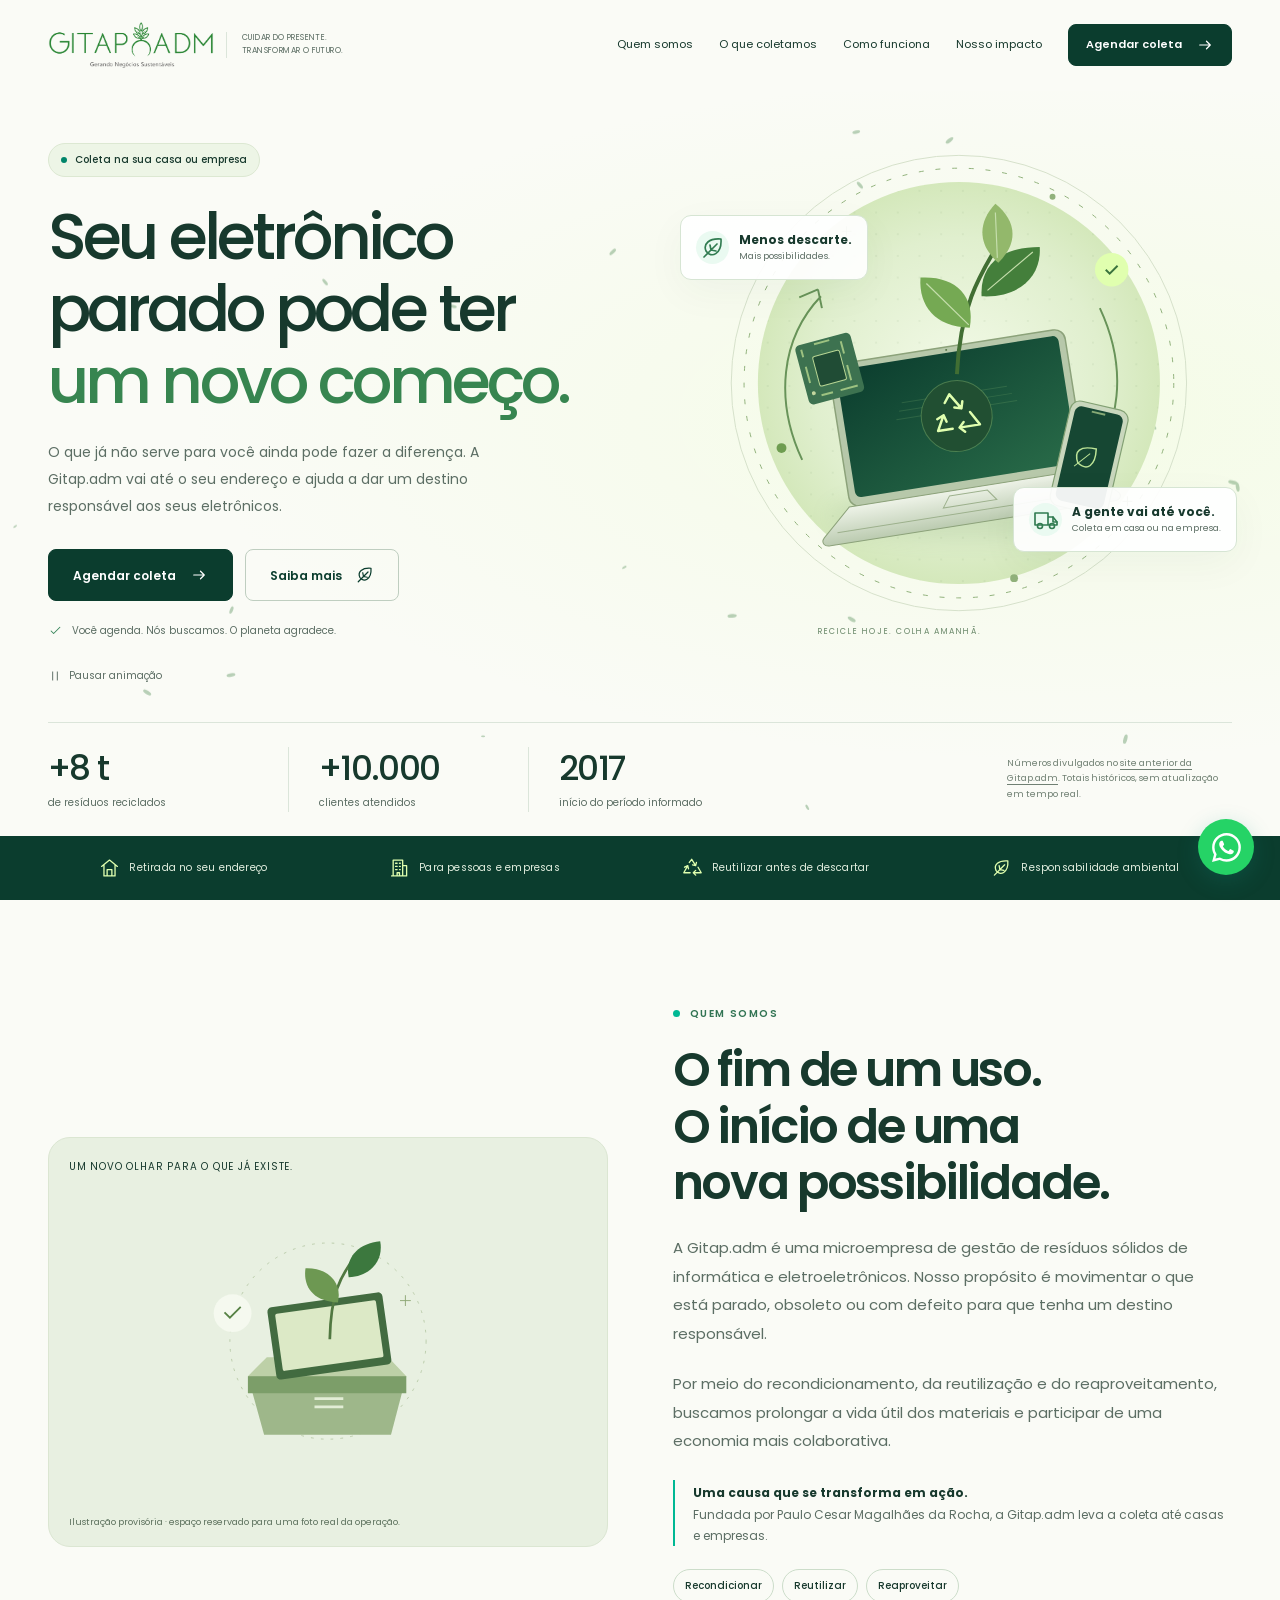
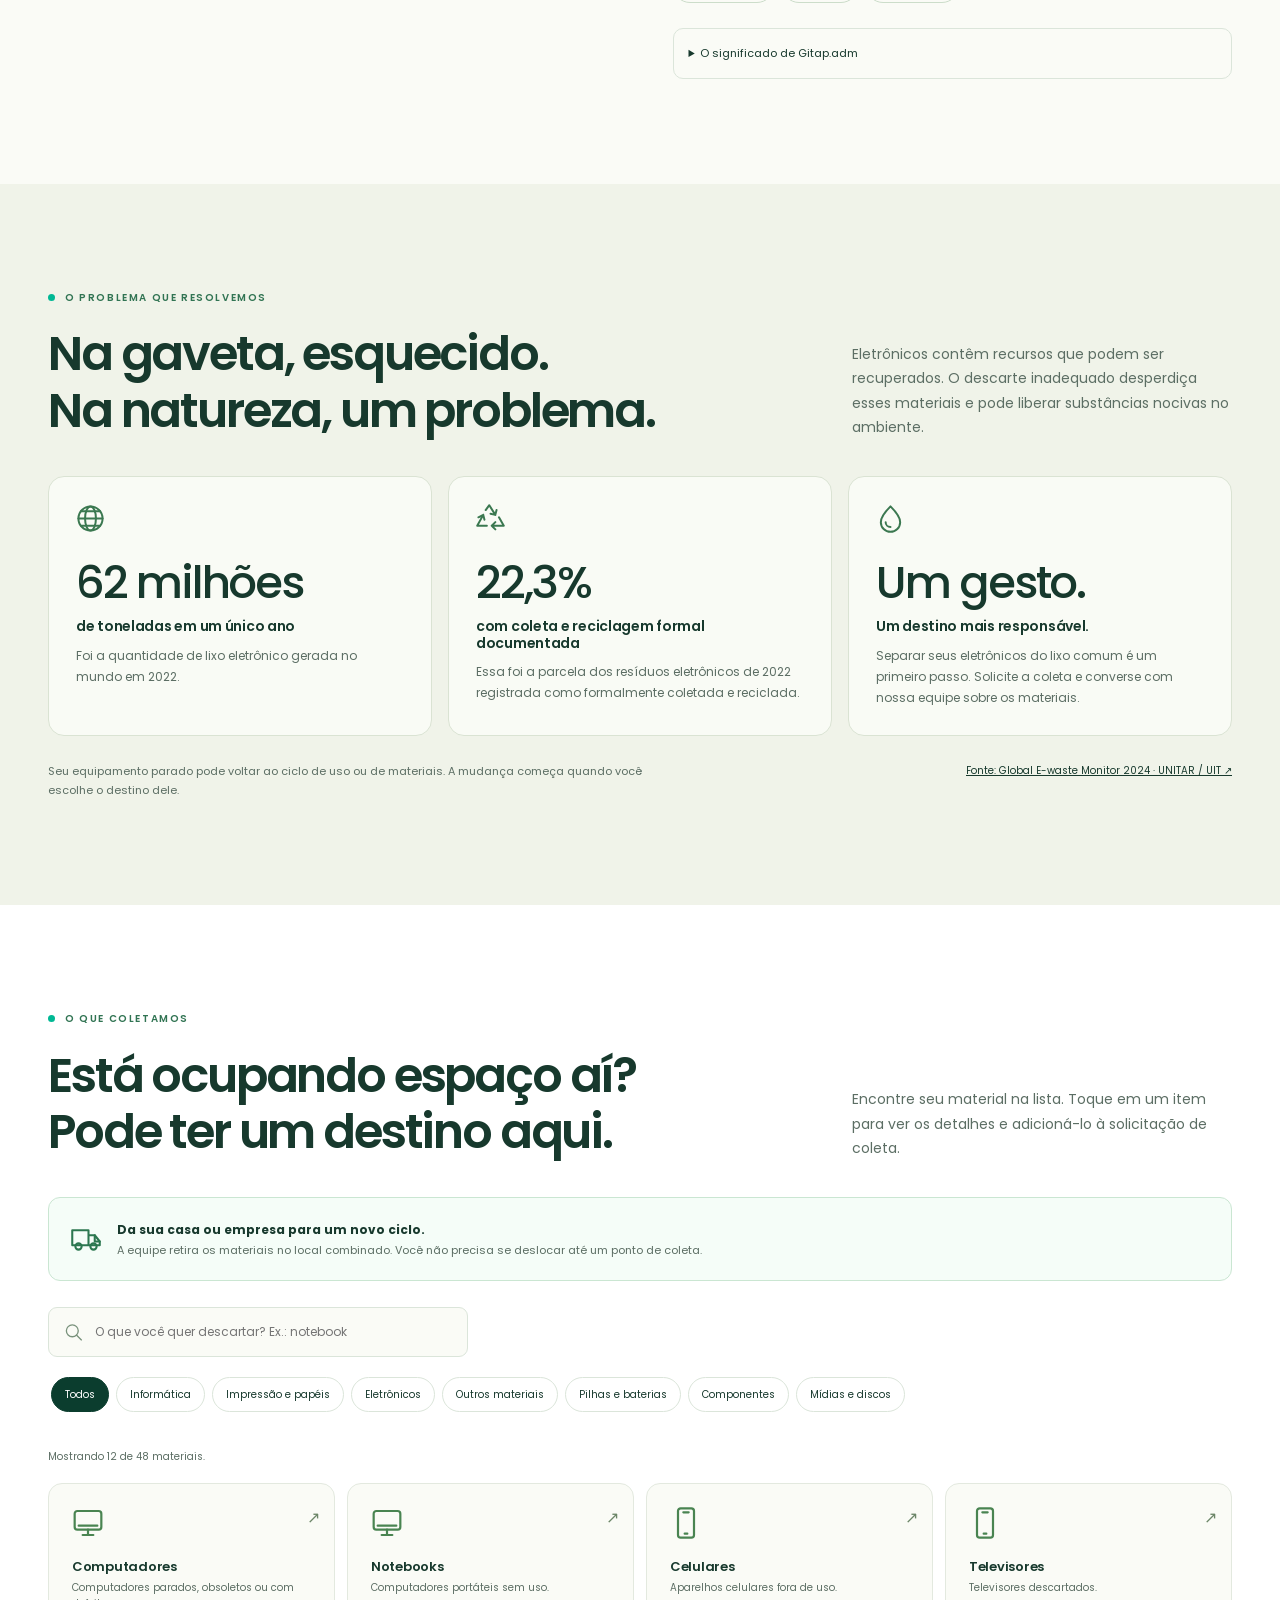
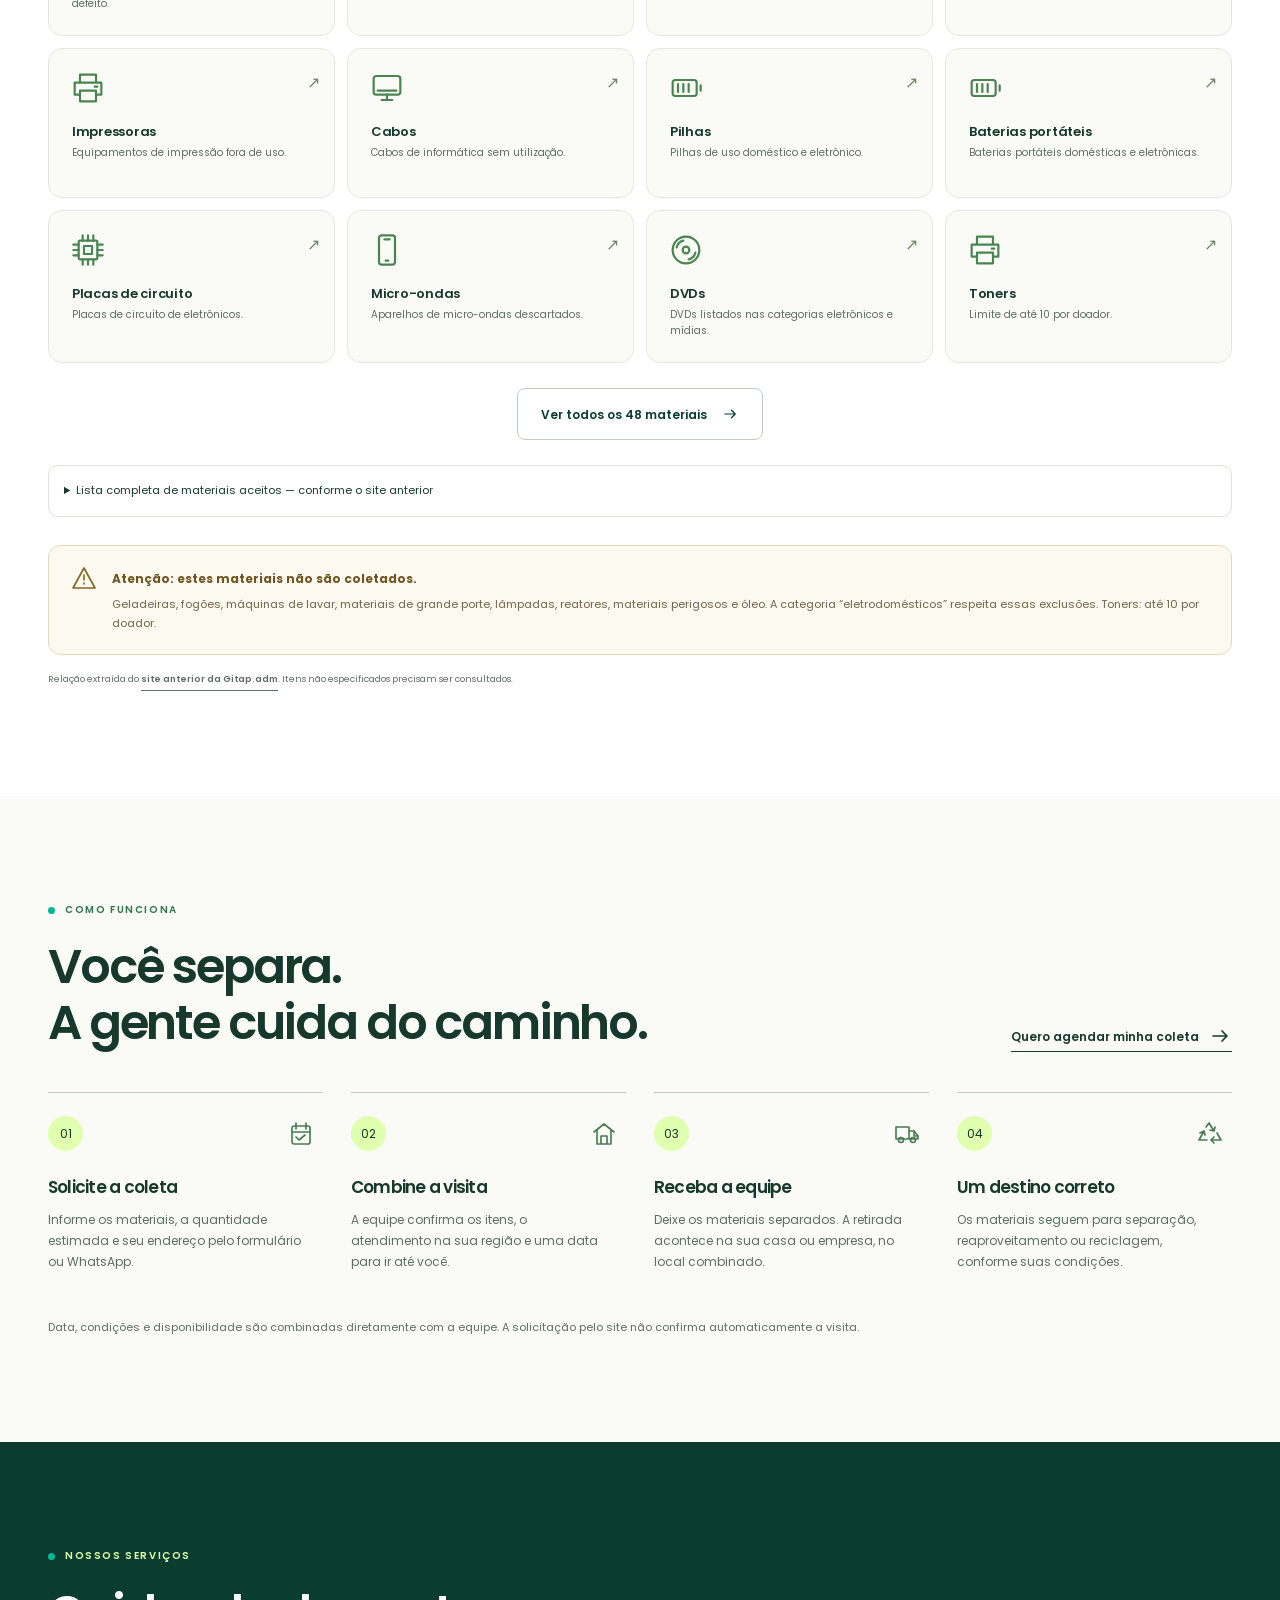
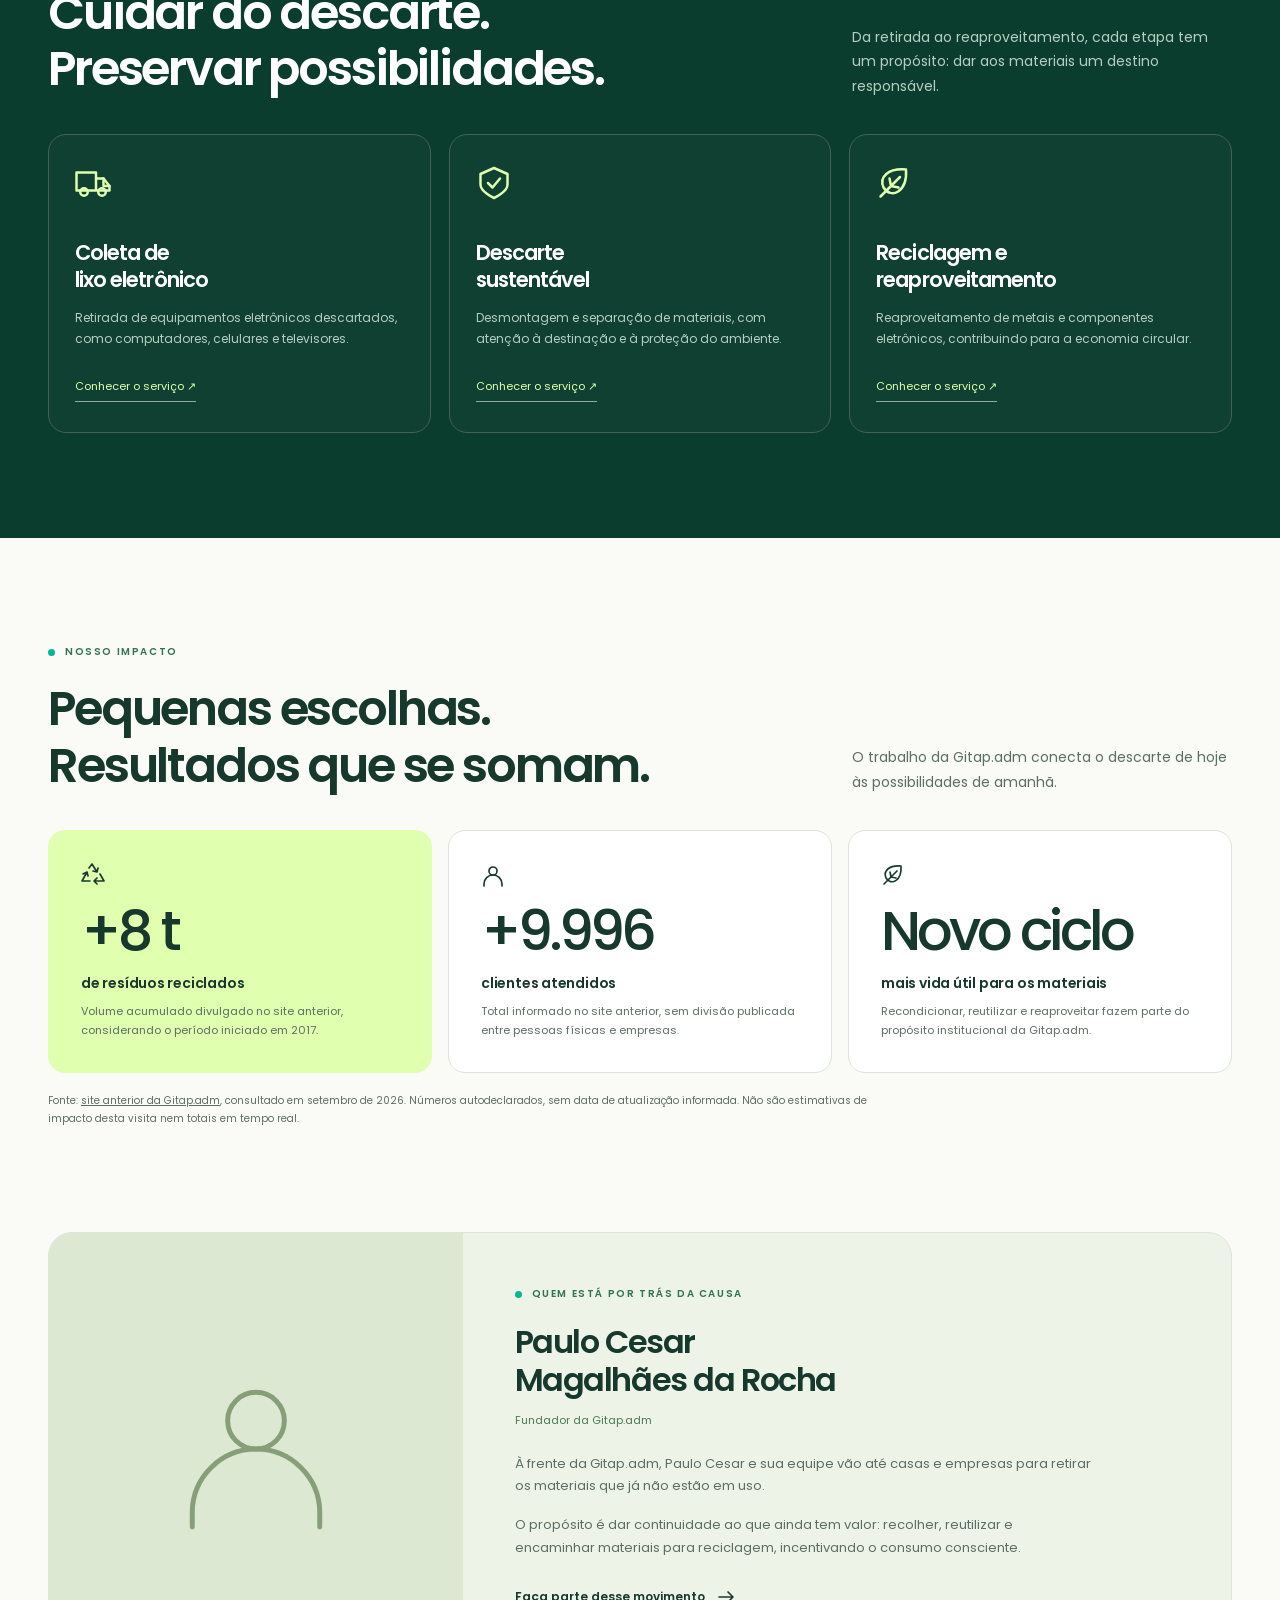
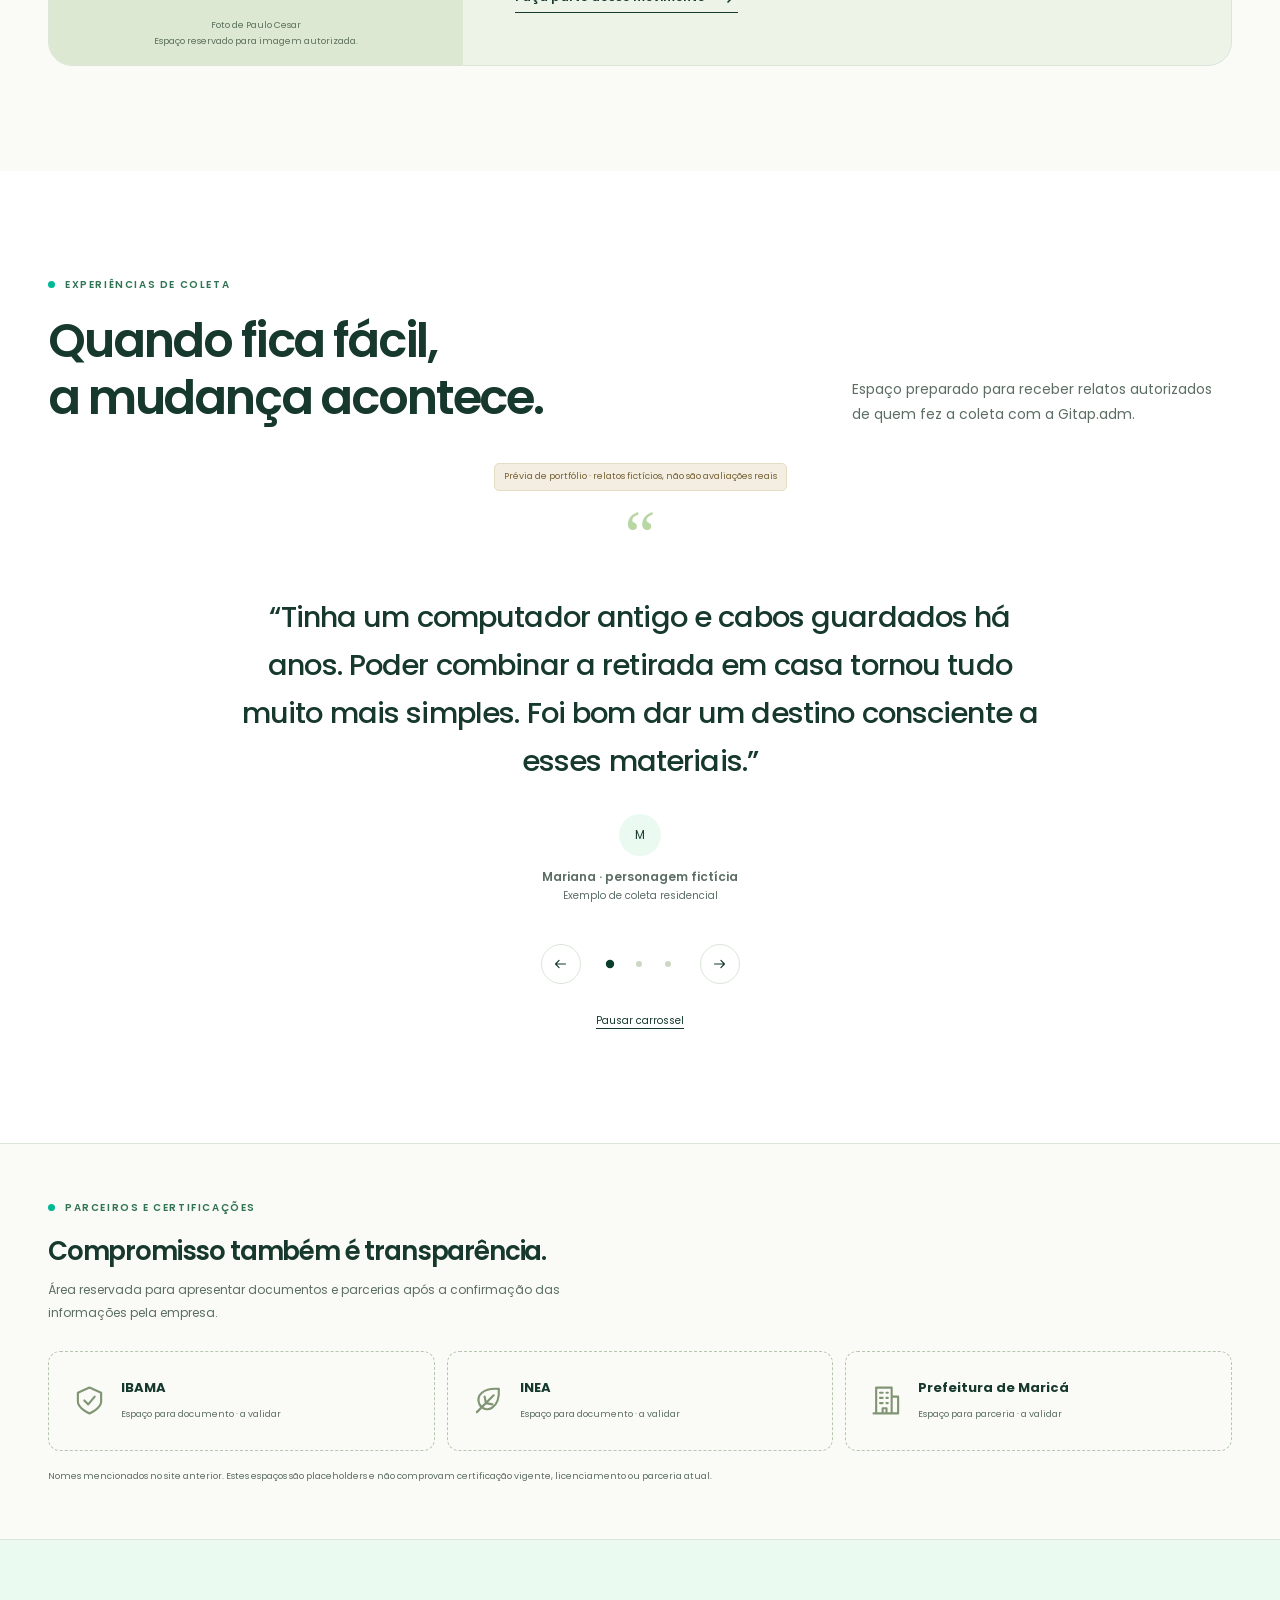
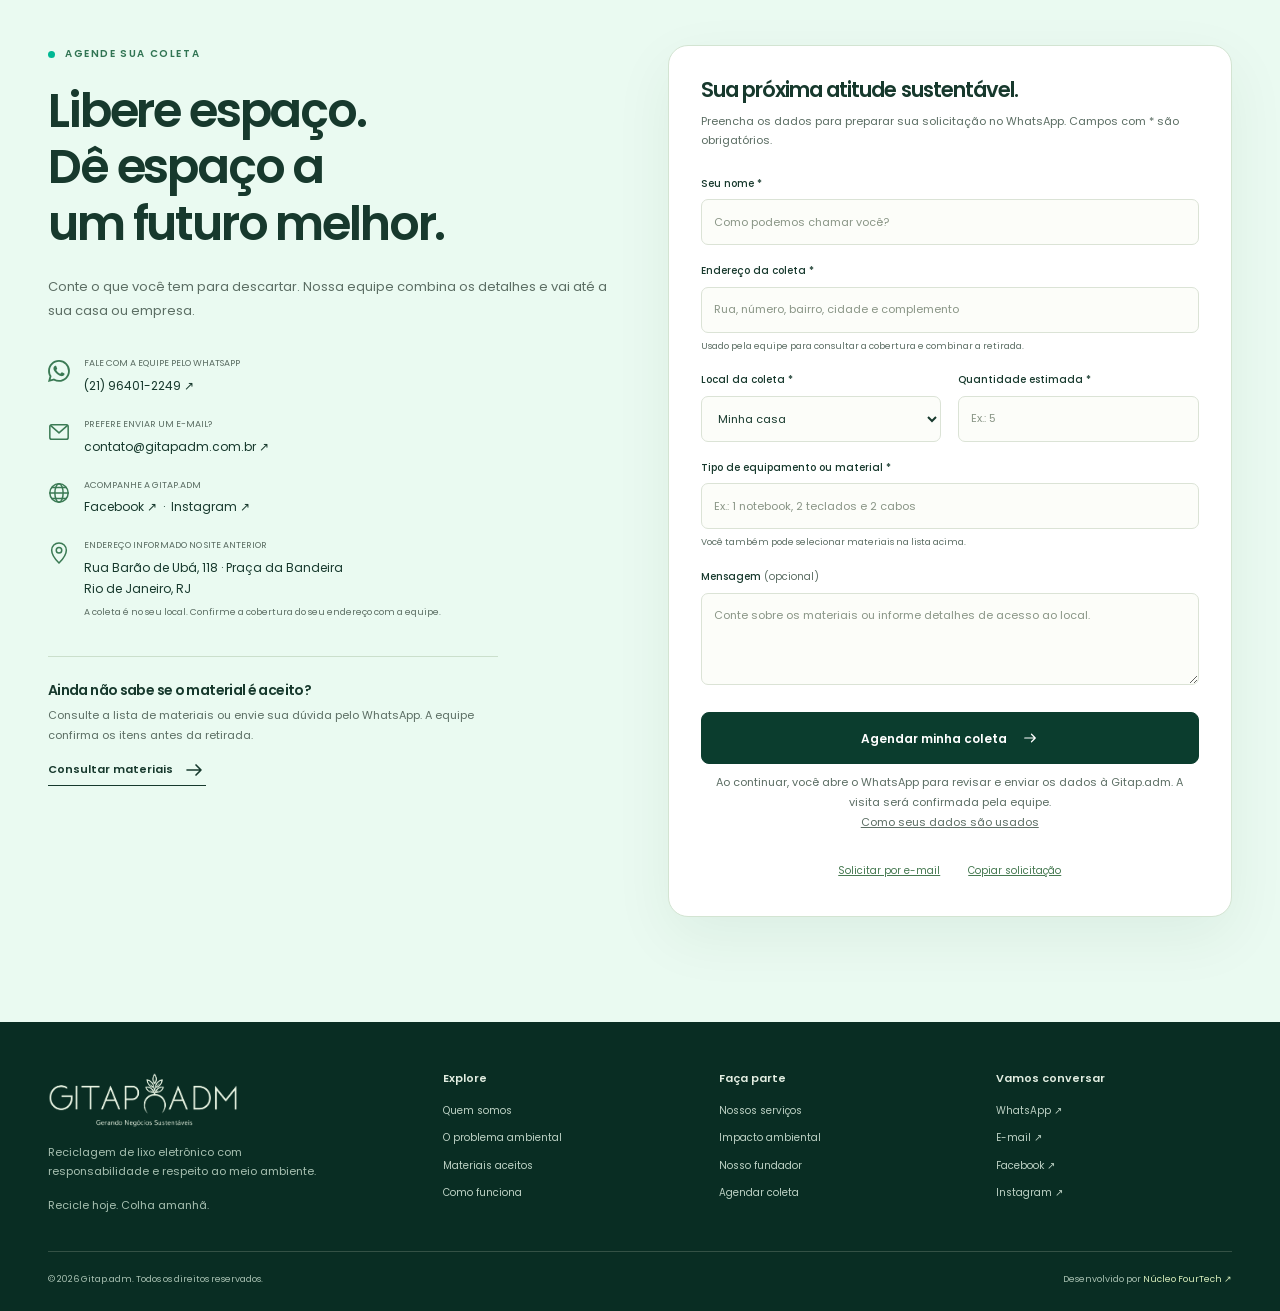
<file: projects/Gitap.adm/index.html>
<!DOCTYPE html>
<html lang="pt-BR">
<head>
<meta charset="utf-8">
<meta name="viewport" content="width=device-width, initial-scale=1">
<meta http-equiv="refresh" content="0;url=gitap.html">
<title>Gitap.adm — Carregando</title>
<script src="js/gitap.js" defer></script>
</head>
<body data-entry="true"><p><a href="gitap.html">Acessar o site da Gitap.adm</a></p></body>
</html>
</file>
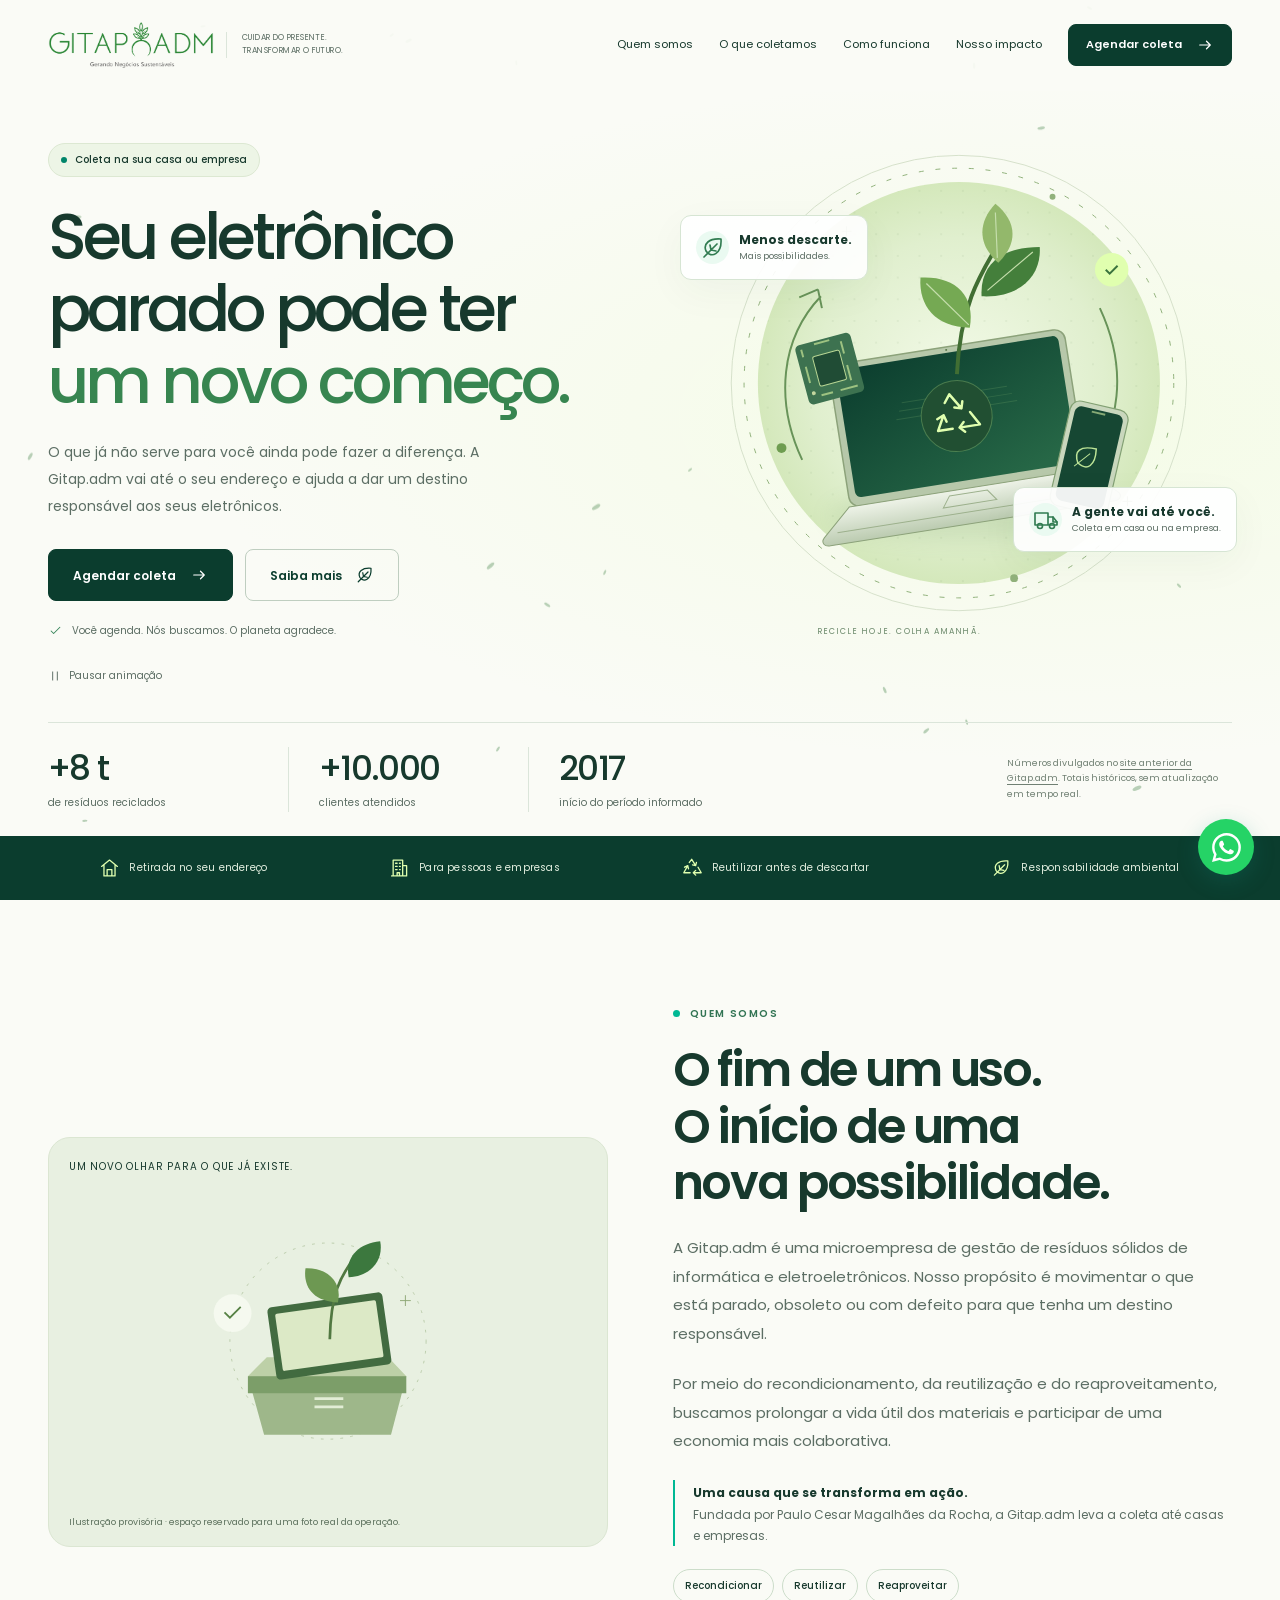
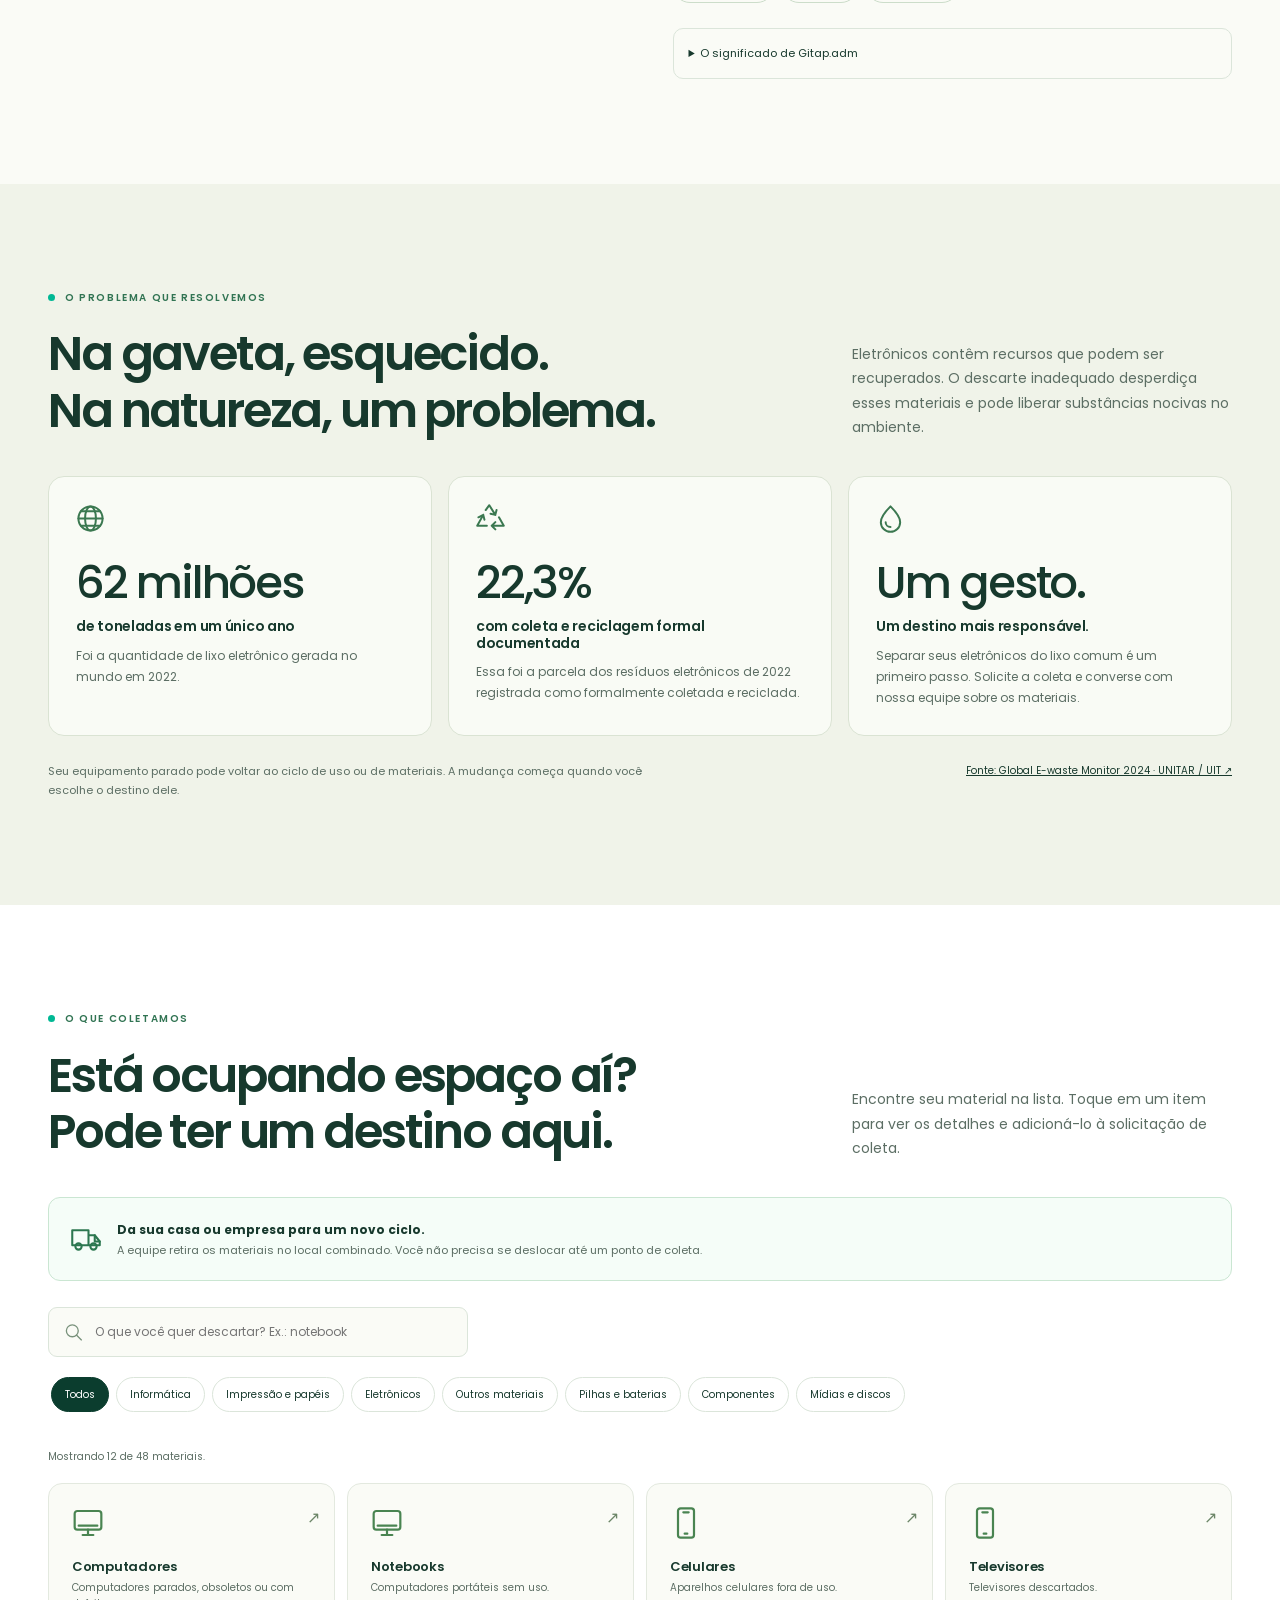
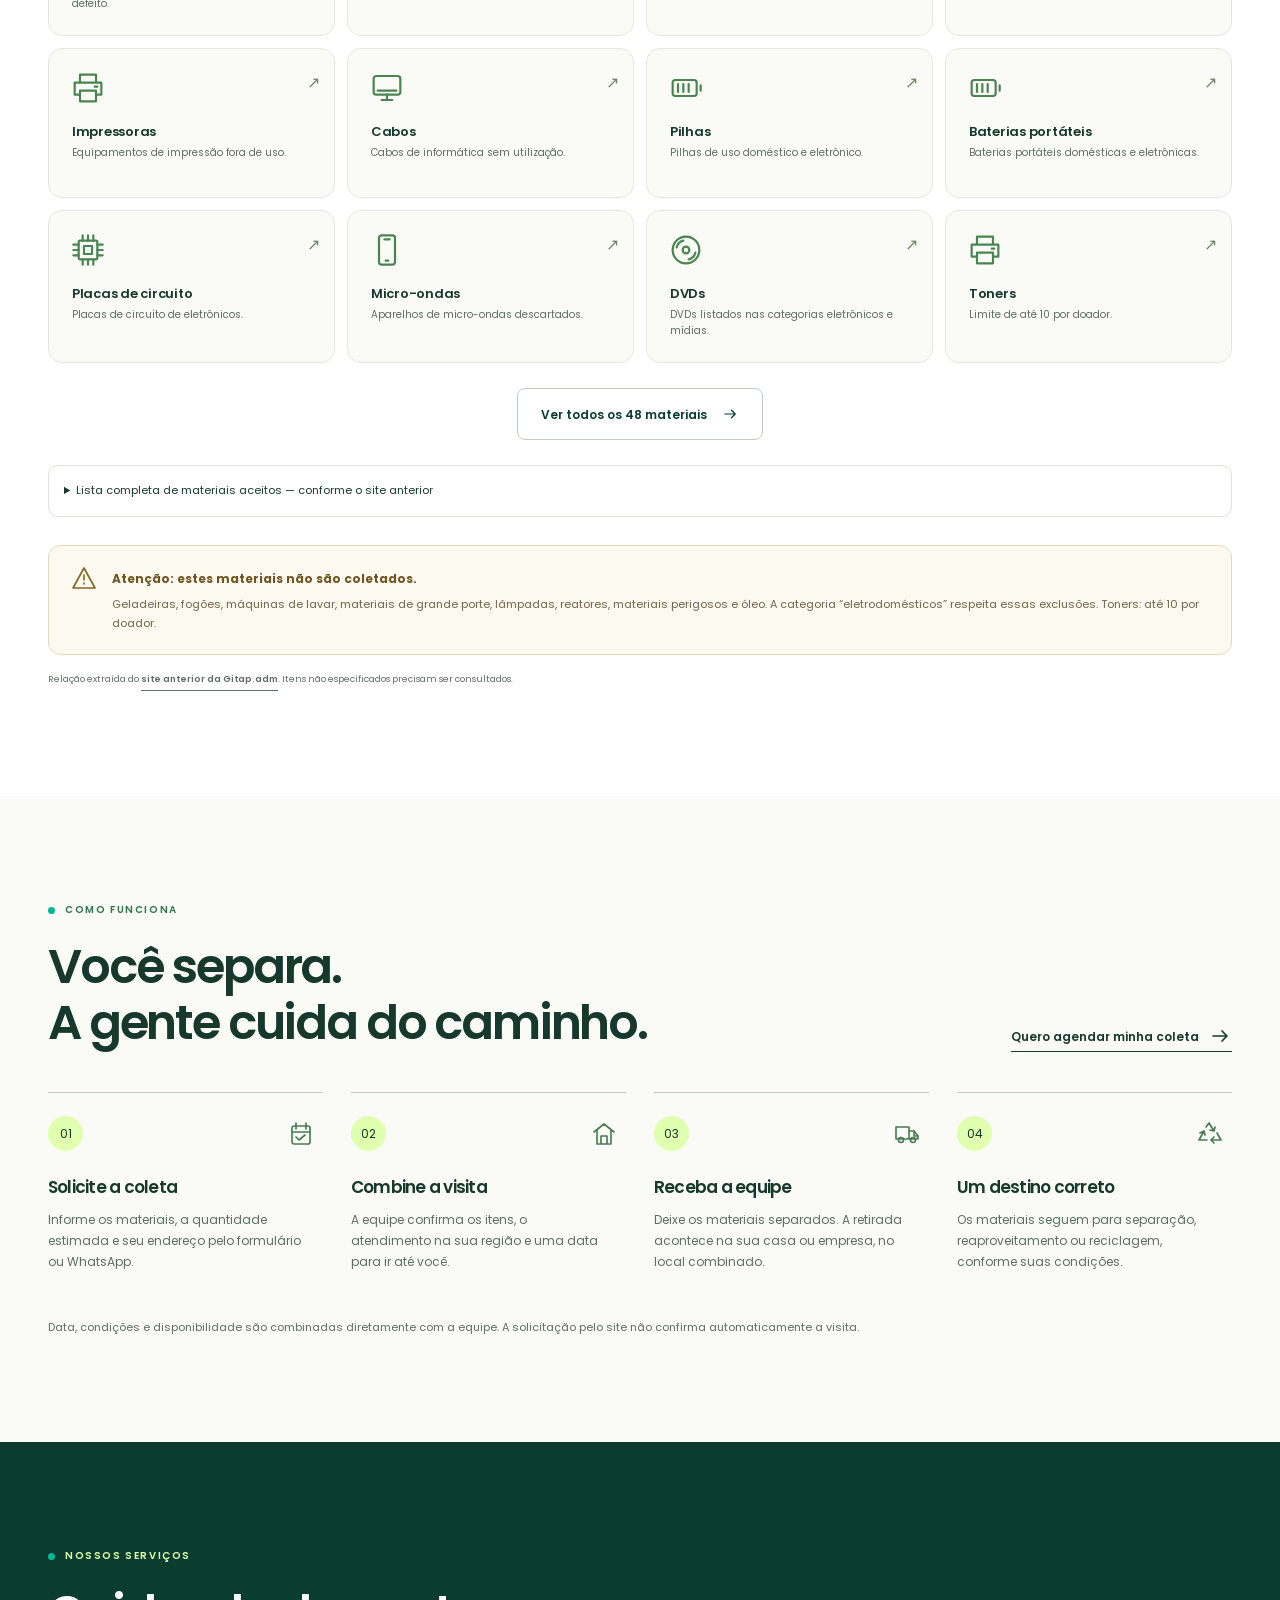
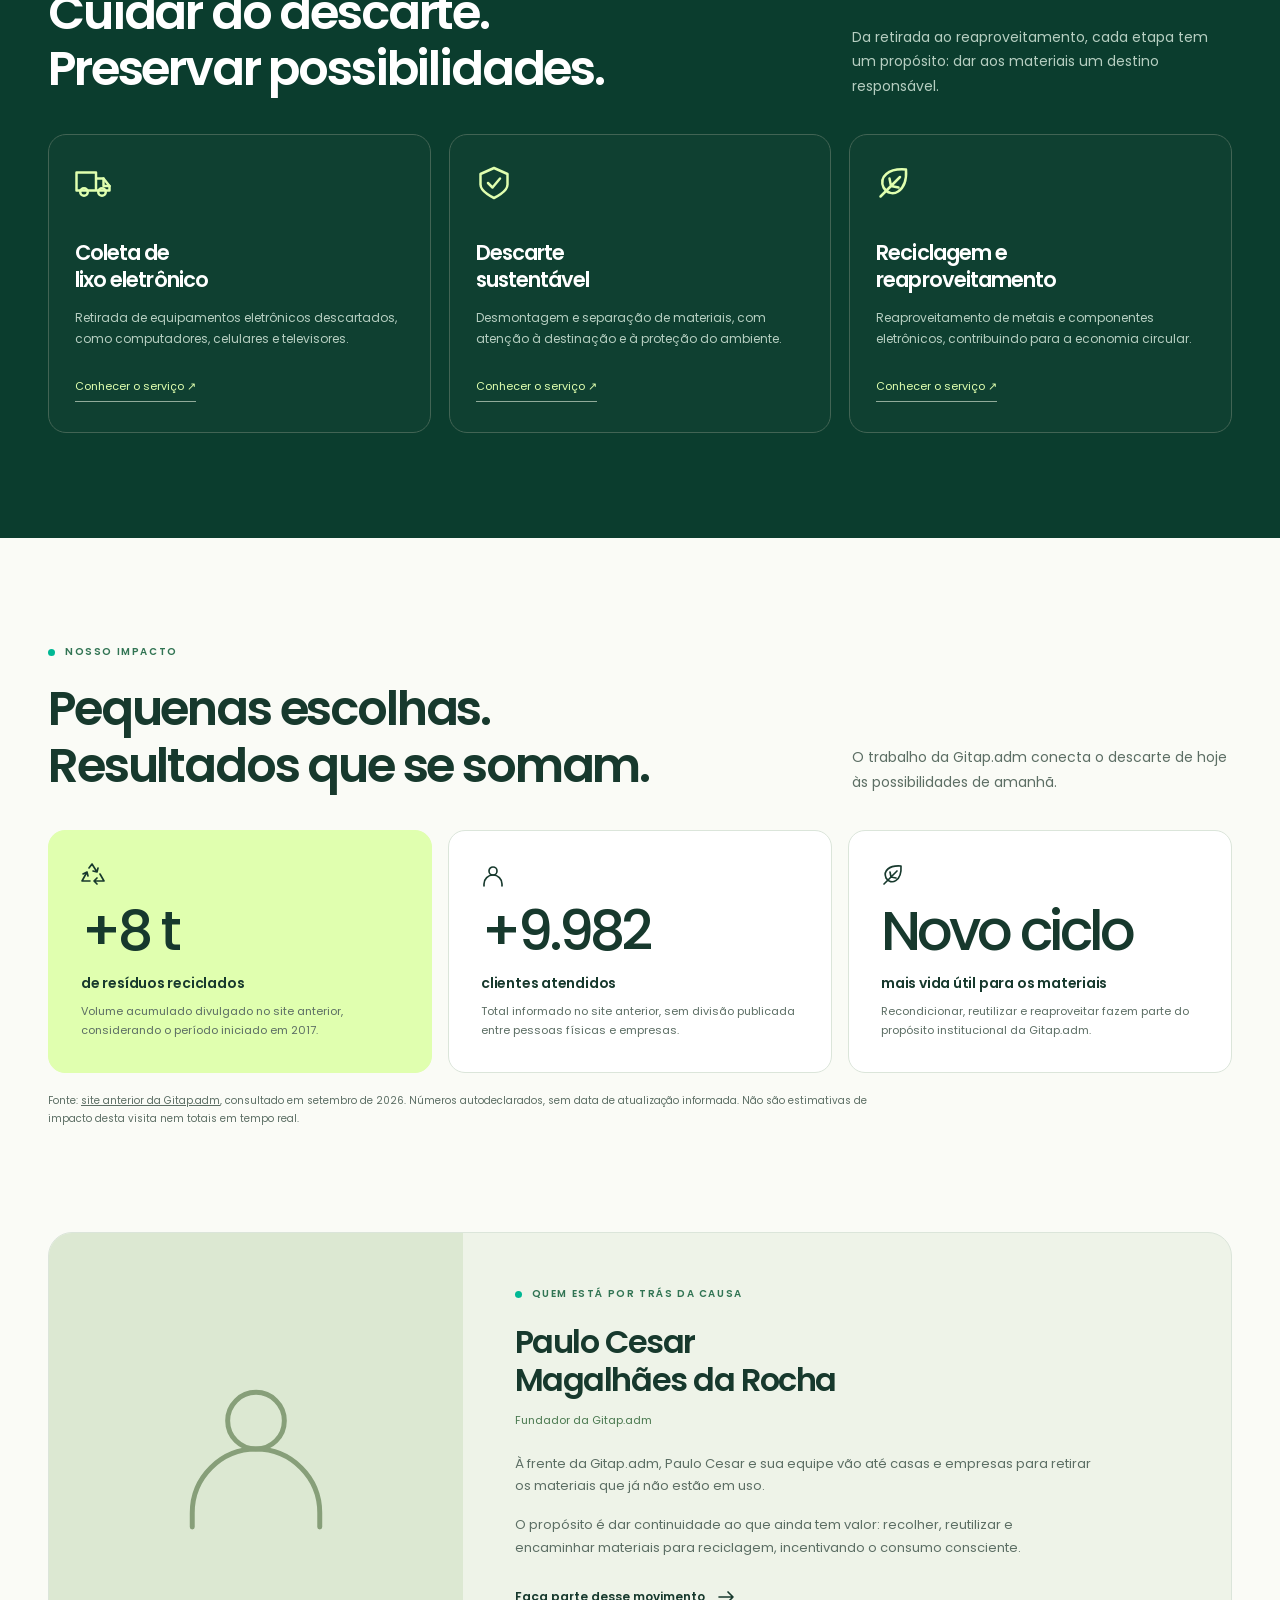
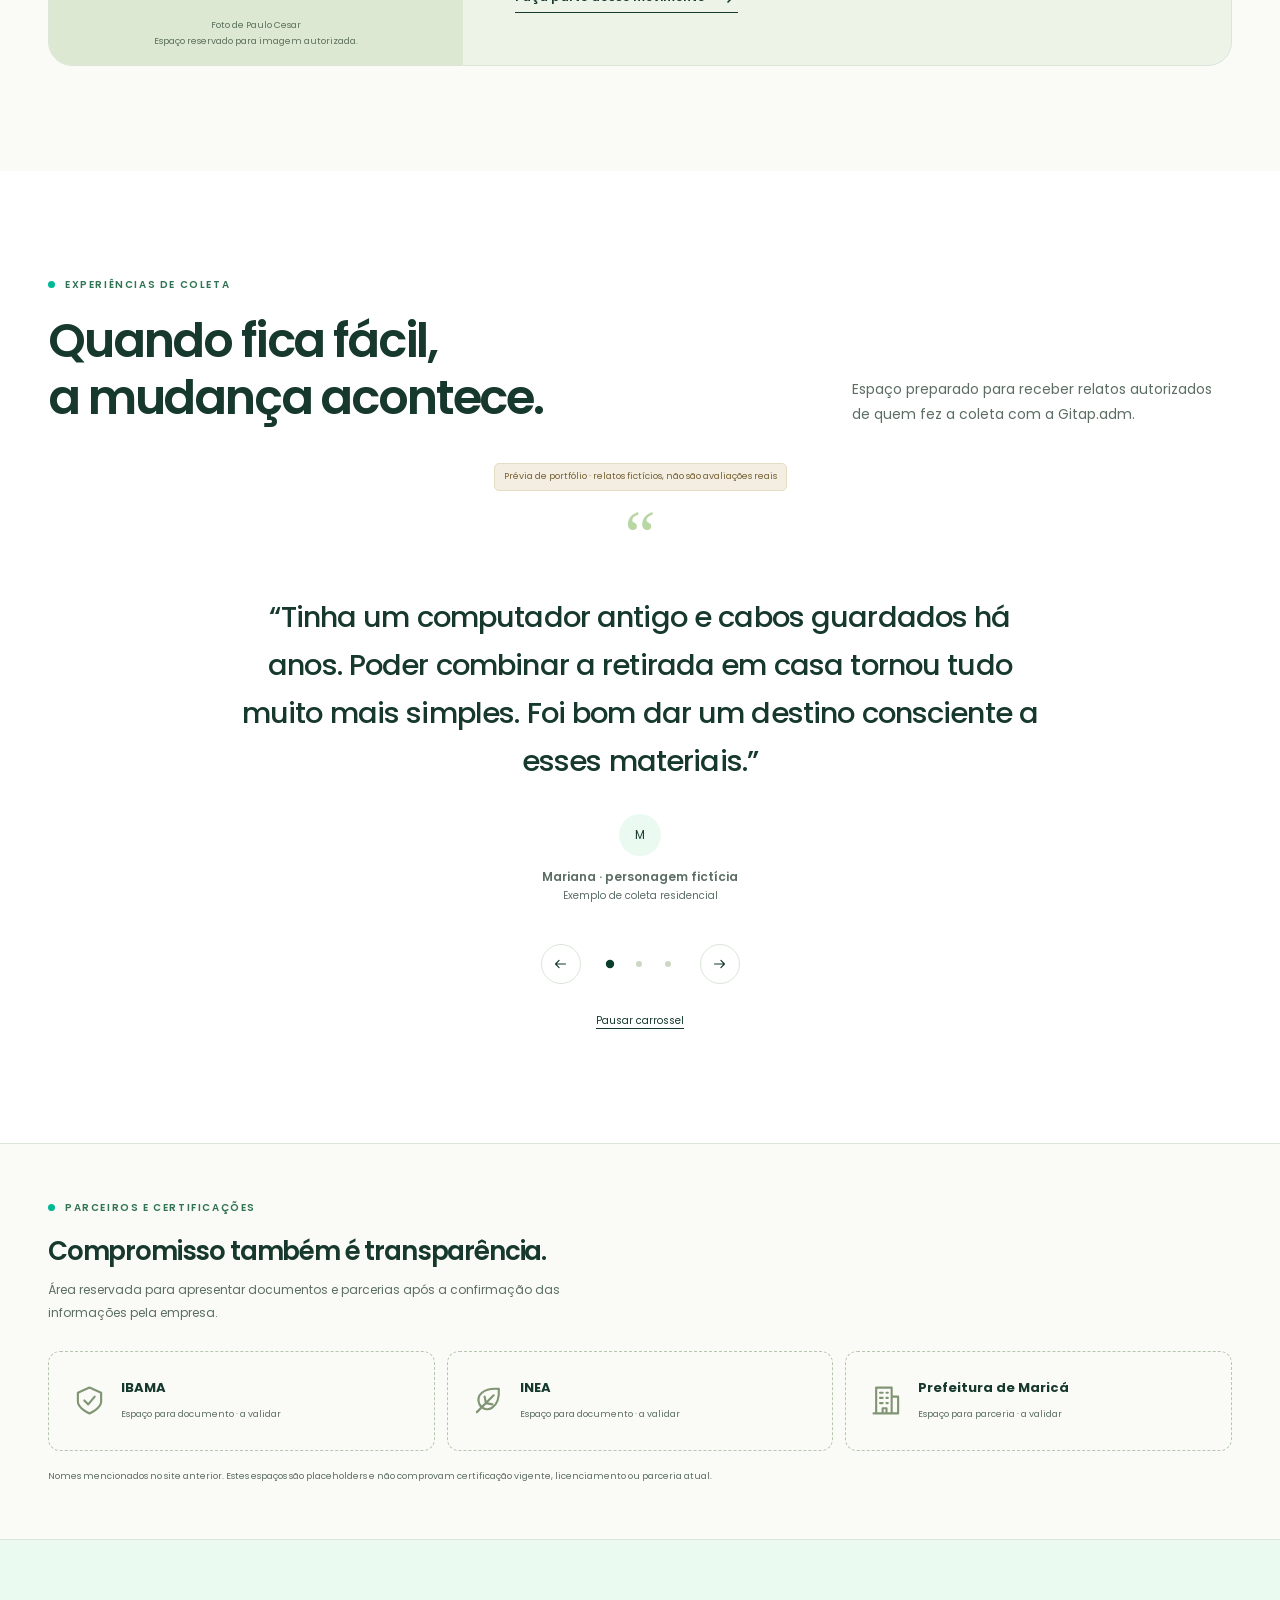
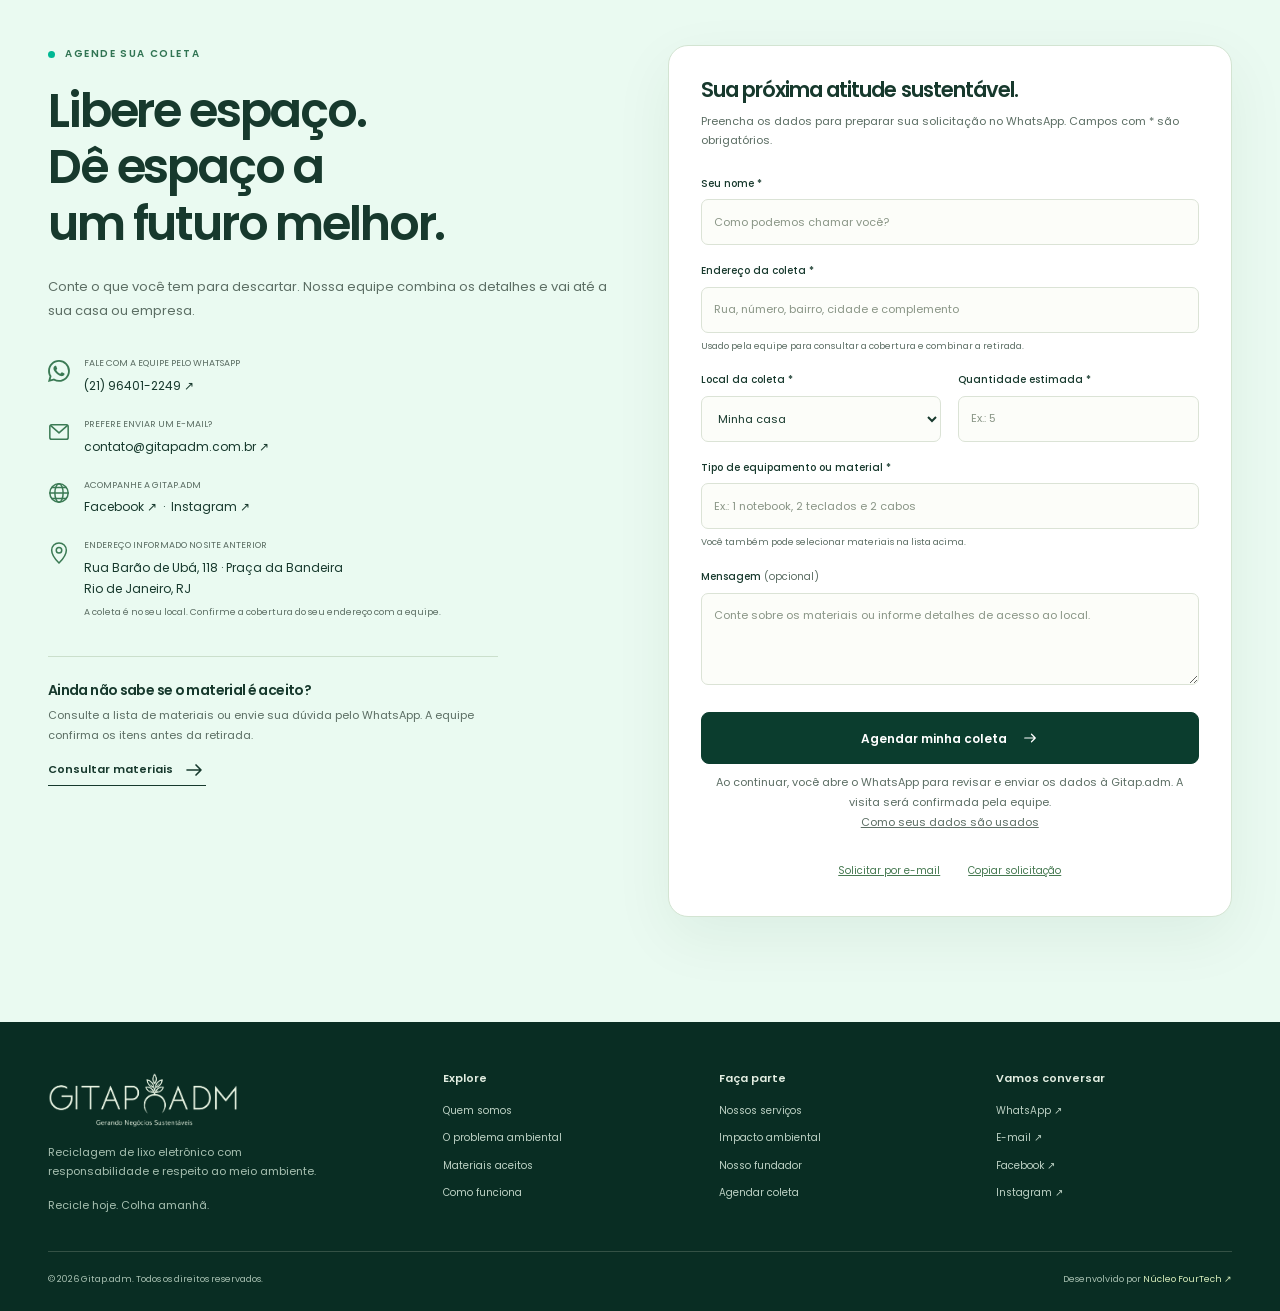
<file: projects/Gitap.adm/gitap.html>
<!DOCTYPE html>
<html lang="pt-BR">
<head>
<meta charset="utf-8">
<meta name="viewport" content="width=device-width,initial-scale=1">
<meta name="theme-color" content="#0b3d2e">
<meta name="description" content="Dê um novo destino aos eletrônicos parados. Conheça os materiais aceitos pela Gitap.adm e solicite uma coleta na sua casa ou empresa pelo WhatsApp.">
<title>Gitap.adm — Um novo começo para seus eletrônicos</title>
<link rel="icon" href="assets/images/logo-gitap-transparente.png">
<link rel="preconnect" href="https://fonts.googleapis.com">
<link rel="preconnect" href="https://fonts.gstatic.com" crossorigin>
<link href="https://fonts.googleapis.com/css2?family=Poppins:wght@400;500;600;700;800&display=swap" rel="stylesheet">
<link rel="stylesheet" href="css/gitap.css">
</head>
<body>
<a class="skip" href="#conteudo">Pular para o conteúdo</a>
<div class="progress" aria-hidden="true"></div>
<div class="loader" aria-hidden="true"><img src="assets/images/logo-gitap-transparente.png" alt="" width="1855" height="545"><div class="loader-line"></div></div>
<svg xmlns="http://www.w3.org/2000/svg" aria-hidden="true" class="utility-1">
<defs>
<symbol id="i-arrow" viewBox="0 0 24 24"><path d="M5 12h14m-5-5 5 5-5 5"/></symbol>
<symbol id="i-up" viewBox="0 0 24 24"><path d="M12 19V5m-5 5 5-5 5 5"/></symbol>
<symbol id="i-close" viewBox="0 0 24 24"><path d="m6 6 12 12M6 18 18 6"/></symbol>
<symbol id="i-leaf" viewBox="0 0 24 24"><path d="M20 3C8 2 2 8 5 15c5 8 16 3 15-12Z"/><path d="M3 21 16 8m-6 6 5 1m-5-1-1-5"/></symbol>
<symbol id="i-truck" viewBox="0 0 24 24"><path d="M1 5h13v12H1zM14 9h5l4 5v3h-9"/><circle cx="6" cy="18" r="2.5"/><circle cx="18" cy="18" r="2.5"/><path d="M19 9v5h4"/></symbol>
<symbol id="i-check" viewBox="0 0 24 24"><path d="m5 12 4 4L19 6"/></symbol>
<symbol id="i-recycle" viewBox="0 0 24 24"><path d="m8 5 3-4 5 8m-4-1 4 1 1-4M19 11l4 7H13m3-3-3 3 3 3M9 18H1l5-9m-4 2 4-2 1 4"/></symbol>
<symbol id="i-monitor" viewBox="0 0 24 24"><rect x="2" y="3" width="20" height="14" rx="2"/><path d="M8 21h8m-4-4v4M5 14h14"/></symbol>
<symbol id="i-phone" viewBox="0 0 24 24"><rect x="6" y="1" width="12" height="22" rx="2"/><path d="M10 4h4m-3 16h2"/></symbol>
<symbol id="i-print" viewBox="0 0 24 24"><path d="M6 8V2h12v6M6 17H2V8h20v9h-4M6 14h12v8H6zM17 11h2"/></symbol>
<symbol id="i-chip" viewBox="0 0 24 24"><rect x="5" y="5" width="14" height="14" rx="1"/><path d="M9 9h6v6H9zM8 1v4m4-4v4m4-4v4M8 19v4m4-4v4m4-4v4M1 8h4m-4 4h4m-4 4h4m14-8h4m-4 4h4m-4 4h4"/></symbol>
<symbol id="i-battery" viewBox="0 0 24 24"><rect x="2" y="6" width="18" height="12" rx="2"/><path d="M23 10v4M6 9v6m4-6v6m4-6v6"/></symbol>
<symbol id="i-disc" viewBox="0 0 24 24"><circle cx="12" cy="12" r="10"/><circle cx="12" cy="12" r="2.5"/><path d="M5 10a7 7 0 0 1 5-5m4 14a7 7 0 0 0 5-5"/></symbol>
<symbol id="i-box" viewBox="0 0 24 24"><path d="m12 2 10 5v11l-10 5-10-5V7l10-5Zm0 10L2 7m10 5L22 7M12 12v11M7 4l10 5v4"/></symbol>
<symbol id="i-paper" viewBox="0 0 24 24"><path d="M5 2h10l5 5v15H5zM15 2v5h5M8 11h9M8 15h9m-9 4h6"/></symbol>
<symbol id="i-search" viewBox="0 0 24 24"><circle cx="10.5" cy="10.5" r="7.5"/><path d="m16 16 6 6"/></symbol>
<symbol id="i-warning" viewBox="0 0 24 24"><path d="m12 2 11 20H1L12 2Zm0 7v5m0 3v1"/></symbol>
<symbol id="i-globe" viewBox="0 0 24 24"><circle cx="12" cy="12" r="10"/><ellipse cx="12" cy="12" rx="4.5" ry="10"/><path d="M2 12h20M4 6h16M4 18h16"/></symbol>
<symbol id="i-drop" viewBox="0 0 24 24"><path d="M12 2S4 10 4 15a8 8 0 0 0 16 0C20 10 12 2 12 2Z"/><path d="M8 15a4 4 0 0 0 4 4"/></symbol>
<symbol id="i-home" viewBox="0 0 24 24"><path d="m2 10 10-8 10 8M5 8v14h14V8M9 22v-8h6v8"/></symbol>
<symbol id="i-building" viewBox="0 0 24 24"><path d="M4 22V2h12v20m0-13h5v13H2m5-16h2m3 0h1M7 10h2m3 0h1m-6 4h2m3 0h1M9 22v-4h3v4"/></symbol>
<symbol id="i-calendar" viewBox="0 0 24 24"><rect x="3" y="4" width="18" height="18" rx="2"/><path d="M7 1v6m10-6v6M3 10h18m-14 5 3 3 6-5"/></symbol>
<symbol id="i-user" viewBox="0 0 24 24"><circle cx="12" cy="8" r="4"/><path d="M3 23v-2a9 9 0 0 1 18 0v2"/></symbol>
<symbol id="i-shield" viewBox="0 0 24 24"><path d="m12 2 9 4v7c0 5-9 9-9 9s-9-4-9-9V6l9-4Z"/><path d="m8 12 3 3 5-6"/></symbol>
<symbol id="i-mail" viewBox="0 0 24 24"><rect x="2" y="4" width="20" height="16" rx="2"/><path d="m3 5 9 8 9-8"/></symbol>
<symbol id="i-pin" viewBox="0 0 24 24"><path d="M20 9c0 6-8 14-8 14S4 15 4 9a8 8 0 0 1 16 0Z"/><circle cx="12" cy="9" r="3"/></symbol>
<symbol id="i-wa" viewBox="0 0 16 16"><path fill="currentColor" stroke="none" d="M13.601 2.326A7.85 7.85 0 0 0 7.994 0C3.627 0 .068 3.558.064 7.926c0 1.399.366 2.76 1.057 3.965L0 16l4.204-1.102a7.9 7.9 0 0 0 3.79.965h.004c4.368 0 7.926-3.558 7.93-7.93A7.9 7.9 0 0 0 13.6 2.326zM7.994 14.521a6.6 6.6 0 0 1-3.356-.92l-.24-.144-2.494.654.666-2.433-.156-.251a6.56 6.56 0 0 1-1.007-3.505c0-3.626 2.957-6.584 6.591-6.584a6.56 6.56 0 0 1 4.66 1.931 6.56 6.56 0 0 1 1.928 4.66c-.004 3.639-2.961 6.592-6.592 6.592m3.615-4.934c-.197-.099-1.17-.578-1.353-.646-.182-.065-.315-.099-.445.099-.133.197-.513.646-.627.775-.114.133-.232.148-.43.05-.197-.1-.836-.308-1.592-.985-.59-.525-.985-1.175-1.103-1.372-.114-.198-.011-.304.088-.403.087-.088.197-.232.296-.346.1-.114.133-.198.198-.33.065-.134.034-.248-.015-.347-.05-.099-.445-1.076-.612-1.47-.16-.389-.323-.335-.445-.34-.114-.007-.247-.007-.38-.007a.73.73 0 0 0-.529.247c-.182.198-.691.677-.691 1.654s.71 1.916.81 2.049c.098.133 1.394 2.132 3.383 2.992.47.205.84.326 1.129.418.475.152.904.129 1.246.08.38-.058 1.171-.48 1.338-.943.164-.464.164-.86.114-.943-.049-.084-.182-.133-.38-.232"/></symbol>
<symbol id="i-pause" viewBox="0 0 24 24"><path d="M8 5v14m8-14v14"/></symbol>
<symbol id="i-tool" viewBox="0 0 24 24"><path d="M14 3a6 6 0 0 0-6 8L2 17a3 3 0 0 0 5 5l6-7a6 6 0 0 0 8-8l-4 4-4-4 4-4h-3Z"/></symbol>
</defs></svg>
<header class="site-header">
<div class="wrap header-inner">
<a class="brand" href="#inicio" aria-label="Gitap.adm, início"><img src="assets/images/logo-gitap-transparente.png" alt="GITAP ADM — Gerando Negócios Sustentáveis" width="1855" height="545"><span class="brand-tag">CUIDAR DO PRESENTE.<br>TRANSFORMAR O FUTURO.</span></a>
<nav class="nav" aria-label="Navegação principal"><a href="#sobre">Quem somos</a><a href="#materiais">O que coletamos</a><a href="#como-funciona">Como funciona</a><a href="#impacto">Nosso impacto</a><a class="btn" href="#agendamento">Agendar coleta <svg class="icon"><use href="#i-arrow"/></svg></a></nav>
<button class="menu-toggle" id="menu-toggle" aria-expanded="false" aria-controls="mobile-nav" aria-label="Abrir menu"><span></span><span></span><span></span></button>
</div>
<nav class="mobile-nav" id="mobile-nav" aria-label="Navegação móvel" hidden><a href="#sobre">Quem somos</a><a href="#materiais">O que coletamos</a><a href="#como-funciona">Como funciona</a><a href="#servicos">Serviços</a><a href="#impacto">Nosso impacto</a><a href="#fundador">Fundador</a><a class="btn" href="#agendamento">Agendar coleta</a></nav>
</header>
<noscript><p class="noscript-note">Você pode consultar os materiais nesta página e solicitar sua coleta pelo <a href="https://wa.me/5521964012249">WhatsApp (21) 96401-2249</a>.</p></noscript>
<main id="conteudo">
<section class="hero" id="inicio" aria-labelledby="hero-title">
<canvas id="particles" aria-hidden="true"></canvas>
<div class="wrap">
<div class="hero-grid">
<div class="hero-copy">
<span class="pill">Coleta na sua casa ou empresa</span>
<h1 id="hero-title">Seu eletrônico<br>parado pode ter<br><span class="highlight typewriter" id="typewriter"><span class="reserve">um novo começo.</span><span class="typed" aria-hidden="true"></span></span></h1>
<p class="lead">O que já não serve para você ainda pode fazer a diferença. A Gitap.adm vai até o seu endereço e ajuda a dar um destino responsável aos seus eletrônicos.</p>
<div class="actions"><a class="btn" href="#agendamento">Agendar coleta <svg class="icon"><use href="#i-arrow"/></svg></a><a class="btn outline" href="#sobre">Saiba mais <svg class="icon"><use href="#i-leaf"/></svg></a></div>
<p class="hero-note"><svg class="icon"><use href="#i-check"/></svg>Você agenda. Nós buscamos. O planeta agradece.</p>
<button class="motion-toggle" id="motion-toggle" aria-pressed="false"><svg class="icon"><use href="#i-pause"/></svg><span>Pausar animação</span></button>
</div>
<div class="hero-art" role="img" aria-label="Ilustração de um notebook com folhas, celular e circuito circular: uma nova vida para os eletrônicos.">
<svg class="art-scene" viewBox="0 0 560 540" aria-hidden="true">
<defs><radialGradient id="orb"><stop stop-color="#f3fae8"/><stop offset=".72" stop-color="#e0efce"/><stop offset="1" stop-color="#d4e8bb"/></radialGradient><linearGradient id="screen" x2=".8" y2="1"><stop stop-color="#0b3d2e"/><stop offset="1" stop-color="#266746"/></linearGradient><linearGradient id="brand-gradient"><stop stop-color="#51ff00"/><stop offset=".52" stop-color="#e0ffaf"/><stop offset="1" stop-color="#005a05"/></linearGradient><linearGradient id="laptop" x2="0" y2="1"><stop stop-color="#eef3e8"/><stop offset="1" stop-color="#bbcbb0"/></linearGradient><filter id="shadow" x="-.5" y="-.5" width="2" height="2"><feGaussianBlur stdDeviation="12"/></filter><pattern id="grid" width="22" height="22" patternUnits="userSpaceOnUse"><circle cx="1" cy="1" r=".7" fill="#668d58" opacity=".23"/></pattern></defs>
<circle cx="283" cy="262" r="204" fill="url(#orb)"/><circle cx="283" cy="262" r="204" fill="url(#grid)"/><circle cx="283" cy="262" r="231" stroke="#d6e1cb" fill="none"/><circle class="orbit-flow" cx="283" cy="262" r="218" stroke="#91b17b" stroke-width="1" fill="none"/>
<path d="M124 340c-28-60-22-123 19-166M140 167l4 19m-4-19-19 8M426 186c28 60 23 123-18 166m3-20-3 20 18-7" stroke="#689359" stroke-width="2" fill="none"/>
<ellipse cx="291" cy="397" rx="139" ry="21" fill="#598744" opacity=".17" filter="url(#shadow)"/>
<g transform="rotate(-9 279 310)">
<rect x="162" y="225" width="242" height="146" rx="11" fill="#b7c8aa" stroke="#8ca27a" stroke-width="1.5"/><rect x="169" y="231" width="228" height="131" rx="6" fill="url(#screen)"/><circle cx="283" cy="228" r="1" fill="#557346"/>
<path d="m161 370-30 27c-4 4-2 9 5 9h292c6 0 9-5 4-9l-29-27H161Z" fill="url(#laptop)" stroke="#8ca27a"/><path d="M145 394h272M263 375h39l8 11h-55z" fill="none" stroke="#9db18d"/>
<path d="M230 274h108M226 282h116M222 290h124" stroke="#95c67a" opacity=".18"/>
<circle cx="283" cy="296" r="36" fill="#214f32" stroke="#a2cf7b" stroke-opacity=".35"/>
<g fill="none" stroke="#e0ffaf" stroke-width="2.5" stroke-linecap="round" stroke-linejoin="round"><path d="m273 281 6-8 10 16m-7-2 7 2 2-7M297 294l8 14h-21m5-5-5 5 5 5M277 308h-15l8-15m-7 3 7-3 2 7"/></g>
</g>
<g class="leaf-sway"><path d="M281 253c3-69 24-102 42-132" stroke="#416e33" stroke-width="4" fill="none"/><path d="M294 206c-35-1-52-22-50-51 34-2 56 17 50 51" fill="#75a953"/><path d="M306 174c39 2 61-21 59-50-35 0-61 15-59 50" fill="#447f3b"/><path d="M323 140c-20-17-22-40-3-60 20 16 25 38 3 60" fill="#93b86b"/><path d="m250 161 43 42m19-35 46-39m-36 6-2-46" stroke="#c5deac" stroke-width="1.2" fill="none"/></g>
<g transform="rotate(13 408 338)"><rect x="385" y="282" width="60" height="109" rx="10" fill="#c9d7bd" stroke="#83a174" stroke-width="1.2"/><rect x="390" y="287" width="50" height="98" rx="7" fill="#164733"/><path d="M407 290h14" stroke="#87aa76" stroke-width="2"/><path d="M420 326c-17 0-22 7-15 18 11 6 18-1 15-18Z" fill="none" stroke="#bde497" stroke-width="1.5"/><path d="m402 348 13-16" stroke="#bde497" fill="none"/></g>
<g transform="rotate(-15 157 247)"><rect x="123" y="215" width="58" height="62" rx="5" fill="#3d7250"/><rect x="138" y="230" width="28" height="31" rx="2" stroke="#b8d694" fill="#204c35"/><path d="M129 220v8m0 10v17m8 15h12m8 0h18M170 222v13m0 12v16M143 218h16" stroke="#9dc281" stroke-width="2"/><circle cx="130" cy="266" r="2" fill="#c3d69f"/></g>
<circle cx="438" cy="147" r="17" fill="#e0ffaf"/><path d="m432 147 4 4 8-8" fill="none" stroke="#3a733d" stroke-width="2"/>
<circle cx="103" cy="328" r="5" fill="#6e9d50"/><circle cx="378" cy="73" r="3" fill="#91b17b"/><circle cx="339" cy="460" r="4" fill="#91b17b"/><path d="M164 108h10m-5-5v10M449 382h10m-5-5v10" stroke="#87a871"/>
<path d="M200 456h162" stroke="url(#brand-gradient)" stroke-width="3" stroke-linecap="round"/>
</svg>
<div class="art-label one"><span class="label-icon"><svg class="icon"><use href="#i-leaf"/></svg></span><div><strong>Menos descarte.</strong><small>Mais possibilidades.</small></div></div>
<div class="art-label two"><span class="label-icon"><svg class="icon"><use href="#i-truck"/></svg></span><div><strong>A gente vai até você.</strong><small>Coleta em casa ou na empresa.</small></div></div>
<span class="art-caption">Recicle hoje. Colha amanhã.</span>
</div>
</div>
<div class="hero-bottom"><div class="hero-stats"><div class="hero-stat"><strong>+<b data-count="8" class="utility-2">8</b> t</strong><span>de resíduos reciclados</span></div><div class="hero-stat"><strong>+<b data-count="10000" class="utility-2">10.000</b></strong><span>clientes atendidos</span></div><div class="hero-stat"><strong><b data-count="2017" data-group="false" class="utility-2">2017</b></strong><span>início do período informado</span></div></div><p class="source-note">Números divulgados no <a href="https://matheuscurym.github.io/gitapadm-website/" target="_blank" rel="noopener noreferrer">site anterior da Gitap.adm</a>. Totais históricos, sem atualização em tempo real.</p></div>
</div>
</section>
<div class="trust-strip"><div class="wrap trust-inner"><span><svg class="icon"><use href="#i-home"/></svg>Retirada no seu endereço</span><span><svg class="icon"><use href="#i-building"/></svg>Para pessoas e empresas</span><span><svg class="icon"><use href="#i-recycle"/></svg>Reutilizar antes de descartar</span><span><svg class="icon"><use href="#i-leaf"/></svg>Responsabilidade ambiental</span></div></div>
<section class="section" id="sobre" aria-labelledby="sobre-title"><div class="wrap two-col">
<div class="about-visual reveal"><span class="about-stamp">UM NOVO OLHAR PARA O QUE JÁ EXISTE.</span><svg viewBox="0 0 400 300" aria-hidden="true"><circle cx="200" cy="149" r="109" stroke="#b7c9a6" stroke-dasharray="3 8" fill="none"/><path d="M111 188h176l-17 65H129z" fill="#9eb78a"/><path d="M111 188h176l-20-21H132z" fill="#bdd0a7"/><path d="M111 188h176v19H111z" fill="#7c9e69"/><rect x="137" y="103" width="129" height="81" rx="5" fill="#426b40" transform="rotate(-8 200 143)"/><rect x="145" y="111" width="113" height="64" rx="2" fill="#dce9c6" transform="rotate(-8 200 143)"/><path d="M202 147c1-50 11-70 30-94" stroke="#517841" stroke-width="3" fill="none"/><path d="M211 106c-27-1-39-17-36-38 26-1 41 17 36 38Z" fill="#6d9852"/><path d="M223 78c25-1 39-19 35-40-27 3-39 20-35 40Z" fill="#3c783e"/><path d="M185 213h32m-32 9h32" stroke="#e2edd5" stroke-width="3"/><circle cx="94" cy="118" r="21" fill="#f5f9ef"/><path d="m85 117 6 6 12-12" fill="none" stroke="#578245" stroke-width="2"/><path d="M280 104h12m-6-6v12" stroke="#89a471"/></svg><span class="photo-note">Ilustração provisória · espaço reservado para uma foto real da operação.</span></div>
<div class="reveal"><span class="eyebrow">Quem somos</span><h2 id="sobre-title">O fim de um uso.<br>O início de uma<br>nova possibilidade.</h2><p class="lead">A Gitap.adm é uma microempresa de gestão de resíduos sólidos de informática e eletroeletrônicos. Nosso propósito é movimentar o que está parado, obsoleto ou com defeito para que tenha um destino responsável.</p><p class="lead">Por meio do recondicionamento, da reutilização e do reaproveitamento, buscamos prolongar a vida útil dos materiais e participar de uma economia mais colaborativa.</p><div class="about-block"><strong>Uma causa que se transforma em ação.</strong><p>Fundada por Paulo Cesar Magalhães da Rocha, a Gitap.adm leva a coleta até casas e empresas.</p></div><div class="values"><span class="pill">Recondicionar</span><span class="pill">Reutilizar</span><span class="pill">Reaproveitar</span></div><details class="static-catalogue"><summary>O significado de Gitap.adm</summary><p>Grupo de ITeração e APoio. Assistência e Defesa do Meio Ambiente.</p><p>No texto institucional original, “iteração” representa a repetição de ações de proteção ambiental que dão nova serventia a produtos obsoletos. Esse conceito orienta o recondicionamento, a reutilização e o reaproveitamento.</p></details></div>
</div></section>
<section class="section problem" id="problema" aria-labelledby="problema-title"><div class="wrap"><div class="section-heading reveal"><div><span class="eyebrow">O problema que resolvemos</span><h2 id="problema-title">Na gaveta, esquecido.<br>Na natureza, um problema.</h2></div><p>Eletrônicos contêm recursos que podem ser recuperados. O descarte inadequado desperdiça esses materiais e pode liberar substâncias nocivas no ambiente.</p></div>
<div class="problem-grid"><article class="problem-card reveal"><svg class="icon"><use href="#i-globe"/></svg><strong><span data-count="62">62</span> milhões</strong><h3>de toneladas em um único ano</h3><p>Foi a quantidade de lixo eletrônico gerada no mundo em 2022.</p></article><article class="problem-card reveal"><svg class="icon"><use href="#i-recycle"/></svg><strong><span data-count="22.3" data-decimals="1">22,3</span>%</strong><h3>com coleta e reciclagem formal documentada</h3><p>Essa foi a parcela dos resíduos eletrônicos de 2022 registrada como formalmente coletada e reciclada.</p></article><article class="problem-card reveal"><svg class="icon"><use href="#i-drop"/></svg><strong>Um gesto.</strong><h3>Um destino mais responsável.</h3><p>Separar seus eletrônicos do lixo comum é um primeiro passo. Solicite a coleta e converse com nossa equipe sobre os materiais.</p></article></div>
<div class="problem-foot"><p>Seu equipamento parado pode voltar ao ciclo de uso ou de materiais. A mudança começa quando você escolhe o destino dele.</p><a href="https://unitar.org/about/news-stories/press/global-e-waste-monitor-2024-electronic-waste-rising-five-times-faster-documented-e-waste-recycling" target="_blank" rel="noopener noreferrer">Fonte: Global E-waste Monitor 2024 · UNITAR / UIT ↗</a></div>
</div></section>
<section class="section materials" id="materiais" aria-labelledby="materiais-title"><div class="wrap"><div class="section-heading reveal"><div><span class="eyebrow">O que coletamos</span><h2 id="materiais-title">Está ocupando espaço aí?<br>Pode ter um destino aqui.</h2></div><p>Encontre seu material na lista. Toque em um item para ver os detalhes e adicioná-lo à solicitação de coleta.</p></div>
<div class="collection-banner reveal"><svg class="icon"><use href="#i-truck"/></svg><div><strong>Da sua casa ou empresa para um novo ciclo.</strong><p>A equipe retira os materiais no local combinado. Você não precisa se deslocar até um ponto de coleta.</p></div></div>
<div id="catalogue-interactive" hidden><div class="catalogue-toolbar"><label class="search-box"><svg class="icon"><use href="#i-search"/></svg><span class="sr-only">Buscar material</span><input id="material-search" type="search" placeholder="O que você quer descartar? Ex.: notebook" autocomplete="off"></label><div class="filters" id="filters" role="group" aria-label="Filtrar materiais por categoria"></div></div><p class="catalogue-summary" id="catalogue-summary" role="status" aria-live="polite"></p><div class="material-grid" id="material-grid"></div><div class="empty" id="catalogue-empty" hidden><strong>Não encontramos esse material na lista.</strong><p>Consulte os itens não aceitos abaixo. Para outros materiais, confirme com a equipe antes de solicitar a retirada.</p><a class="text-link" href="https://wa.me/5521964012249?text=Olá!%20Gostaria%20de%20consultar%20se%20um%20material%20é%20aceito%20para%20coleta." target="_blank" rel="noopener noreferrer">Consultar pelo WhatsApp ↗</a></div><div class="catalogue-bottom"><button class="btn outline" id="show-materials" aria-expanded="false" aria-controls="material-grid">Ver todos os materiais <svg class="icon"><use href="#i-arrow"/></svg></button></div></div>
<details class="static-catalogue" id="complete-catalogue" open><summary>Lista completa de materiais aceitos — conforme o site anterior</summary>
<p><strong>Informática:</strong> computadores, monitores, notebooks, mouses, teclados, webcams, fones de ouvido, HDs, estabilizadores, placas e cabos.</p>
<p><strong>Impressão e papéis:</strong> impressoras, cartuchos de tinta, toners (até 10 por doador), livros, revistas, jornais, gibis e papéis em geral.</p>
<p><strong>Eletrônicos:</strong> celulares, televisores, videogames, controles, DVDs, ventiladores, micro-ondas, eletrodomésticos e peças eletrônicas em geral.</p>
<p><strong>Outros materiais:</strong> chapas de raio X, brinquedos, pequenos móveis, roupas, tapetes, calçados, quadros, panelas, louças e resíduos sólidos secos.</p>
<p><strong>Pilhas e baterias:</strong> pilhas e baterias portáteis de uso doméstico e eletrônico.</p>
<p><strong>Placas e componentes:</strong> placas de circuito, fontes de energia, peças internas e componentes eletrônicos diversos.</p>
<p><strong>Mídias e discos:</strong> CDs, DVDs, vinis, fitas cassete e VHS.</p></details>
<aside class="not-collected reveal"><svg class="icon"><use href="#i-warning"/></svg><div><strong>Atenção: estes materiais não são coletados.</strong><p>Geladeiras, fogões, máquinas de lavar, materiais de grande porte, lâmpadas, reatores, materiais perigosos e óleo. A categoria “eletrodomésticos” respeita essas exclusões. Toners: até 10 por doador.</p></div></aside>
<p class="small utility-3">Relação extraída do <a class="text-link utility-4" href="https://matheuscurym.github.io/gitapadm-website/#coleta" target="_blank" rel="noopener noreferrer">site anterior da Gitap.adm</a>. Itens não especificados precisam ser consultados.</p>
</div></section>
<section class="section" id="como-funciona" aria-labelledby="processo-title"><div class="wrap"><div class="section-heading reveal"><div><span class="eyebrow">Como funciona</span><h2 id="processo-title">Você separa.<br>A gente cuida do caminho.</h2></div><a class="text-link" href="#agendamento">Quero agendar minha coleta <svg class="icon"><use href="#i-arrow"/></svg></a></div>
<div class="steps-grid"><article class="step reveal"><span class="step-number">01</span><svg class="icon"><use href="#i-calendar"/></svg><h3>Solicite a coleta</h3><p>Informe os materiais, a quantidade estimada e seu endereço pelo formulário ou WhatsApp.</p></article><article class="step reveal"><span class="step-number">02</span><svg class="icon"><use href="#i-home"/></svg><h3>Combine a visita</h3><p>A equipe confirma os itens, o atendimento na sua região e uma data para ir até você.</p></article><article class="step reveal"><span class="step-number">03</span><svg class="icon"><use href="#i-truck"/></svg><h3>Receba a equipe</h3><p>Deixe os materiais separados. A retirada acontece na sua casa ou empresa, no local combinado.</p></article><article class="step reveal"><span class="step-number">04</span><svg class="icon"><use href="#i-recycle"/></svg><h3>Um destino correto</h3><p>Os materiais seguem para separação, reaproveitamento ou reciclagem, conforme suas condições.</p></article></div><p class="step-tip">Data, condições e disponibilidade são combinadas diretamente com a equipe. A solicitação pelo site não confirma automaticamente a visita.</p></div></section>
<section class="section services" id="servicos" aria-labelledby="servicos-title"><div class="wrap"><div class="section-heading reveal"><div><span class="eyebrow">Nossos serviços</span><h2 id="servicos-title">Cuidar do descarte.<br>Preservar possibilidades.</h2></div><p>Da retirada ao reaproveitamento, cada etapa tem um propósito: dar aos materiais um destino responsável.</p></div><div class="services-grid"><article class="service-card reveal"><svg class="icon"><use href="#i-truck"/></svg><h3>Coleta de<br>lixo eletrônico</h3><p>Retirada de equipamentos eletrônicos descartados, como computadores, celulares e televisores.</p><button data-service="coleta">Conhecer o serviço ↗</button></article><article class="service-card reveal"><svg class="icon"><use href="#i-shield"/></svg><h3>Descarte<br>sustentável</h3><p>Desmontagem e separação de materiais, com atenção à destinação e à proteção do ambiente.</p><button data-service="descarte">Conhecer o serviço ↗</button></article><article class="service-card reveal"><svg class="icon"><use href="#i-leaf"/></svg><h3>Reciclagem e<br>reaproveitamento</h3><p>Reaproveitamento de metais e componentes eletrônicos, contribuindo para a economia circular.</p><button data-service="reciclagem">Conhecer o serviço ↗</button></article></div></div></section>
<section class="section" id="impacto" aria-labelledby="impacto-title"><div class="wrap"><div class="section-heading reveal"><div><span class="eyebrow">Nosso impacto</span><h2 id="impacto-title">Pequenas escolhas.<br>Resultados que se somam.</h2></div><p>O trabalho da Gitap.adm conecta o descarte de hoje às possibilidades de amanhã.</p></div><div class="impact-grid"><article class="impact-card primary reveal"><svg class="icon"><use href="#i-recycle"/></svg><strong>+<span data-count="8">8</span> t</strong><h3>de resíduos reciclados</h3><p>Volume acumulado divulgado no site anterior, considerando o período iniciado em 2017.</p></article><article class="impact-card reveal"><svg class="icon"><use href="#i-user"/></svg><strong>+<span data-count="10000">10.000</span></strong><h3>clientes atendidos</h3><p>Total informado no site anterior, sem divisão publicada entre pessoas físicas e empresas.</p></article><article class="impact-card reveal"><svg class="icon"><use href="#i-leaf"/></svg><strong>Novo ciclo</strong><h3>mais vida útil para os materiais</h3><p>Recondicionar, reutilizar e reaproveitar fazem parte do propósito institucional da Gitap.adm.</p></article></div><p class="impact-source">Fonte: <a href="https://matheuscurym.github.io/gitapadm-website/#impacto" target="_blank" rel="noopener noreferrer">site anterior da Gitap.adm</a>, consultado em setembro de 2026. Números autodeclarados, sem data de atualização informada. Não são estimativas de impacto desta visita nem totais em tempo real.</p></div></section>
<section class="section founder" id="fundador" aria-labelledby="fundador-title"><div class="wrap"><div class="founder-card reveal"><div class="portrait" role="img" aria-label="Espaço reservado para a foto de Paulo Cesar"><svg class="icon"><use href="#i-user"/></svg><span class="photo-note">Foto de Paulo Cesar<br>Espaço reservado para imagem autorizada.</span></div><div class="founder-copy"><span class="eyebrow">Quem está por trás da causa</span><h2 id="fundador-title">Paulo Cesar<br>Magalhães da Rocha</h2><p class="founder-role">Fundador da Gitap.adm</p><p>À frente da Gitap.adm, Paulo Cesar e sua equipe vão até casas e empresas para retirar os materiais que já não estão em uso.</p><p>O propósito é dar continuidade ao que ainda tem valor: recolher, reutilizar e encaminhar materiais para reciclagem, incentivando o consumo consciente.</p><a class="text-link" href="#agendamento">Faça parte desse movimento <svg class="icon"><use href="#i-arrow"/></svg></a></div></div></div></section>
<section class="section testimonials" id="depoimentos" aria-labelledby="depoimentos-title"><div class="wrap"><div class="section-heading reveal"><div><span class="eyebrow">Experiências de coleta</span><h2 id="depoimentos-title">Quando fica fácil,<br>a mudança acontece.</h2></div><p>Espaço preparado para receber relatos autorizados de quem fez a coleta com a Gitap.adm.</p></div><div class="carousel reveal" id="carousel" role="region" aria-roledescription="carrossel" aria-label="Depoimentos demonstrativos"><span class="demo-note">Prévia de portfólio · relatos fictícios, não são avaliações reais</span><div class="quote-mark" aria-hidden="true">“</div><div id="testimonial-slides">
<article class="testimonial" aria-label="1 de 3"><blockquote>“Tinha um computador antigo e cabos guardados há anos. Poder combinar a retirada em casa tornou tudo muito mais simples. Foi bom dar um destino consciente a esses materiais.”</blockquote><div class="avatar" aria-hidden="true">M</div><p class="person">Mariana · personagem fictícia</p><p class="context">Exemplo de coleta residencial</p></article>
<article class="testimonial" aria-label="2 de 3" hidden><blockquote>“Organizamos os equipamentos sem uso do escritório e combinamos a coleta. O atendimento profissional e a retirada na empresa facilitaram nossa iniciativa de descarte responsável.”</blockquote><div class="avatar" aria-hidden="true">R</div><p class="person">Rafael · personagem fictício</p><p class="context">Exemplo de coleta empresarial</p></article>
<article class="testimonial" aria-label="3 de 3" hidden><blockquote>“Eu não sabia o que fazer com os eletrônicos parados. Conferir os materiais aceitos e solicitar a visita deixou o processo claro, sem precisar levar tudo a um ponto de coleta.”</blockquote><div class="avatar" aria-hidden="true">L</div><p class="person">Luciana · personagem fictícia</p><p class="context">Exemplo de coleta residencial</p></article>
</div><div class="carousel-controls"><button class="round-btn" id="prev-slide" aria-label="Depoimento anterior"><svg class="icon utility-5"><use href="#i-arrow"/></svg></button><div class="dots"><button class="dot" data-slide="0" aria-label="Mostrar depoimento 1" aria-current="true"></button><button class="dot" data-slide="1" aria-label="Mostrar depoimento 2" aria-current="false"></button><button class="dot" data-slide="2" aria-label="Mostrar depoimento 3" aria-current="false"></button></div><button class="round-btn" id="next-slide" aria-label="Próximo depoimento"><svg class="icon"><use href="#i-arrow"/></svg></button></div><p class="sr-only" id="slide-status" aria-live="polite"></p><button class="carousel-pause" id="carousel-pause" aria-pressed="false">Pausar carrossel</button></div></div></section>
<section class="partners" id="parceiros" aria-labelledby="parceiros-title"><div class="wrap reveal"><span class="eyebrow">Parceiros e certificações</span><h2 id="parceiros-title">Compromisso também é transparência.</h2><p class="lead">Área reservada para apresentar documentos e parcerias após a confirmação das informações pela empresa.</p><div class="partner-grid"><div class="partner"><svg class="icon"><use href="#i-shield"/></svg><div><strong>IBAMA</strong><span>Espaço para documento · a validar</span></div></div><div class="partner"><svg class="icon"><use href="#i-leaf"/></svg><div><strong>INEA</strong><span>Espaço para documento · a validar</span></div></div><div class="partner"><svg class="icon"><use href="#i-building"/></svg><div><strong>Prefeitura de Maricá</strong><span>Espaço para parceria · a validar</span></div></div></div><p class="partner-note">Nomes mencionados no site anterior. Estes espaços são placeholders e não comprovam certificação vigente, licenciamento ou parceria atual.</p></div></section>
<section class="section contact" id="agendamento" aria-labelledby="agendamento-title"><div class="wrap contact-grid"><div class="contact-copy reveal"><span class="eyebrow">Agende sua coleta</span><h2 id="agendamento-title">Libere espaço.<br>Dê espaço a<br>um futuro melhor.</h2><p class="lead">Conte o que você tem para descartar. Nossa equipe combina os detalhes e vai até a sua casa ou empresa.</p><div class="contact-list"><div class="contact-item"><svg class="icon"><use href="#i-wa"/></svg><div><small>FALE COM A EQUIPE PELO WHATSAPP</small><a href="https://wa.me/5521964012249" target="_blank" rel="noopener noreferrer">(21) 96401-2249 ↗</a></div></div><div class="contact-item"><svg class="icon"><use href="#i-mail"/></svg><div><small>PREFERE ENVIAR UM E-MAIL?</small><a href="mailto:contato@gitapadm.com.br">contato@gitapadm.com.br ↗</a></div></div><div class="contact-item"><svg class="icon"><use href="#i-globe"/></svg><div><small>ACOMPANHE A GITAP.ADM</small><a href="https://www.facebook.com/Gitap.adm/" target="_blank" rel="noopener noreferrer">Facebook ↗</a> &nbsp;·&nbsp; <a href="https://www.instagram.com/gitap.adm/" target="_blank" rel="noopener noreferrer">Instagram ↗</a></div></div><div class="contact-item"><svg class="icon"><use href="#i-pin"/></svg><div><small>ENDEREÇO INFORMADO NO SITE ANTERIOR</small>Rua Barão de Ubá, 118 · Praça da Bandeira<br>Rio de Janeiro, RJ<p class="small utility-6">A coleta é no seu local. Confirme a cobertura do seu endereço com a equipe.</p></div></div></div><div class="contact-help"><h3>Ainda não sabe se o material é aceito?</h3><p>Consulte a lista de materiais ou envie sua dúvida pelo WhatsApp. A equipe confirma os itens antes da retirada.</p><a class="text-link utility-7" href="#materiais">Consultar materiais <svg class="icon"><use href="#i-arrow"/></svg></a></div></div>
<form class="form-card reveal" id="collection-form"><h3>Sua próxima atitude sustentável.</h3><p>Preencha os dados para preparar sua solicitação no WhatsApp. Campos com * são obrigatórios.</p><div class="form-grid">
<div class="field full"><label for="name">Seu nome *</label><input id="name" name="name" required minlength="2" maxlength="100" autocomplete="name" placeholder="Como podemos chamar você?"></div>
<div class="field full"><label for="address">Endereço da coleta *</label><input id="address" name="address" required minlength="8" maxlength="250" autocomplete="street-address" placeholder="Rua, número, bairro, cidade e complemento"><p class="field-help">Usado pela equipe para consultar a cobertura e combinar a retirada.</p></div>
<div class="field"><label for="location-type">Local da coleta *</label><select id="location-type" name="locationType" required><option value="Residência">Minha casa</option><option value="Empresa">Minha empresa</option></select></div>
<div class="field"><label for="quantity">Quantidade estimada *</label><input id="quantity" name="quantity" type="number" min="1" max="100000" step="1" required inputmode="numeric" placeholder="Ex.: 5"></div>
<div class="field full"><label for="equipment">Tipo de equipamento ou material *</label><input id="equipment" name="equipment" required minlength="2" maxlength="800" placeholder="Ex.: 1 notebook, 2 teclados e 2 cabos"><p class="field-help" id="selected-help">Você também pode selecionar materiais na lista acima.</p></div>
<div class="field full"><label for="message">Mensagem <span>(opcional)</span></label><textarea id="message" name="message" maxlength="1200" placeholder="Conte sobre os materiais ou informe detalhes de acesso ao local."></textarea></div>
</div><button class="btn" type="submit">Agendar minha coleta <svg class="icon"><use href="#i-arrow"/></svg></button><p class="privacy-note">Ao continuar, você abre o WhatsApp para revisar e enviar os dados à Gitap.adm. A visita será confirmada pela equipe.<br><button type="button" class="privacy-button" id="privacy-open">Como seus dados são usados</button></p><div class="form-secondary"><button type="button" id="email-request">Solicitar por e-mail</button><button type="button" id="copy-request">Copiar solicitação</button></div><div class="form-status" id="form-status" role="status" aria-live="polite" hidden></div></form>
</div></section>
</main>
<footer class="footer"><div class="wrap"><div class="footer-grid"><div><a class="footer-logo utility-8" href="#inicio" aria-label="Gitap.adm, voltar ao início"><img src="assets/images/logo-gitap-clara.png" alt="GITAP ADM — Gerando Negócios Sustentáveis" width="1855" height="545"></a><p>Reciclagem de lixo eletrônico com responsabilidade e respeito ao meio ambiente.</p><p class="utility-9">Recicle hoje. Colha amanhã.</p></div><div><h3>Explore</h3><div class="footer-links"><a href="#sobre">Quem somos</a><a href="#problema">O problema ambiental</a><a href="#materiais">Materiais aceitos</a><a href="#como-funciona">Como funciona</a></div></div><div><h3>Faça parte</h3><div class="footer-links"><a href="#servicos">Nossos serviços</a><a href="#impacto">Impacto ambiental</a><a href="#fundador">Nosso fundador</a><a href="#agendamento">Agendar coleta</a></div></div><div><h3>Vamos conversar</h3><div class="footer-links"><a href="https://wa.me/5521964012249" target="_blank" rel="noopener noreferrer">WhatsApp ↗</a><a href="mailto:contato@gitapadm.com.br">E-mail ↗</a><a href="https://www.facebook.com/Gitap.adm/" target="_blank" rel="noopener noreferrer">Facebook ↗</a><a href="https://www.instagram.com/gitap.adm/" target="_blank" rel="noopener noreferrer">Instagram ↗</a></div></div></div><div class="footer-bottom"><span>© <span id="year">2026</span> Gitap.adm. Todos os direitos reservados.</span><span>Desenvolvido por <a href="https://www.instagram.com/nucleo.fourtech/" target="_blank" rel="noopener noreferrer">Núcleo FourTech ↗</a></span></div></div></footer>
<div class="float-actions"><a class="back-top" id="back-top" href="#inicio" aria-label="Voltar ao topo" hidden><svg class="icon"><use href="#i-up"/></svg></a><a class="whatsapp" href="https://wa.me/5521964012249?text=Olá!%20Gostaria%20de%20agendar%20uma%20coleta." aria-label="Agendar coleta pelo WhatsApp, abre em nova aba" target="_blank" rel="noopener noreferrer"><svg class="icon"><use href="#i-wa"/></svg></a></div>
<dialog id="detail-dialog" aria-labelledby="detail-title"><button class="dialog-close" type="button" data-close aria-label="Fechar detalhes"><svg class="icon"><use href="#i-close"/></svg></button><p class="dialog-kicker" id="detail-category"></p><h2 class="dialog-title" id="detail-title"></h2><p class="dialog-copy" id="detail-copy"></p><p class="dialog-note" id="detail-note"></p><div class="dialog-actions"><button class="btn" id="detail-add" type="button">Adicionar à coleta <svg class="icon"><use href="#i-arrow"/></svg></button><a class="btn outline" id="detail-schedule" href="#agendamento">Agendar coleta</a></div></dialog>
<dialog id="privacy-dialog" aria-labelledby="privacy-title"><button class="dialog-close" type="button" data-close aria-label="Fechar informações de privacidade"><svg class="icon"><use href="#i-close"/></svg></button><p class="dialog-kicker">Seus dados</p><h2 class="dialog-title" id="privacy-title">Você escolhe quando enviar.</h2><p class="dialog-copy">O formulário prepara uma mensagem no seu navegador. Este site não mantém um banco de dados de agendamentos nem salva o conteúdo em armazenamento local.

Ao escolher WhatsApp ou e-mail, os dados preenchidos passam a compor uma mensagem nesse serviço. Revise antes de enviar. Nome, endereço e materiais são usados pela Gitap.adm para tratar sua solicitação de coleta.

O site usa Google Fonts para carregar a tipografia Poppins; esse carregamento faz uma conexão com o Google. Não incluímos ferramentas de analytics ou cookies de publicidade.

Para dúvidas sobre seus dados, escreva para contato@gitapadm.com.br.</p></dialog>
<!--
FONTES EDITORIAIS — consultadas em 06/09/2026.
Facebook: https://www.facebook.com/Gitap.adm/ — logo, slogan, telefone e apresentação.
Site: https://matheuscurym.github.io/gitapadm-website/ — institucional, lista, exclusões, serviços, métricas e contatos.
Código: https://github.com/matheuscurym/gitapadm-website — index.html SHA 5a098a1ab8c820debf2ffa023f0887d4f33190f4.
Logo de referência: logo1.png SHA 85ef4713e23efd1a15d248abadeae1fd3a6f85de (100x40 px). Versão restaurada em assets/images/logo-gitap-transparente.png (1855x545, RGBA); alternativa clara para fundo escuro.
CSS original: #00b894, #0b3d2e, #eafaf1, #f5fdf8; gradiente #51ff00, #e0ffaf, #005a05; fonte Poppins.
Nome completo do fundador e retirada em domicílio: briefing do cliente. Não foi inventada biografia.
E-mail contato@gitapadm.com.br escolhido expressamente pelo usuário frente à divergência com o Facebook.
Números 8t e 10.000: autodeclarados no site anterior. Não extrapolar para empresas ou equipamentos.
Depoimentos fictícios identificados na interface. Certificações e fotos aguardam documentação autorizada.
Publicação: substituir os relatos de exemplo, confirmar métricas/cobertura/endereço e anexar documentos antes de tratar as referências como comprovação.
-->
<script src="js/gitap.js" defer></script>
</body>
</html>
</file>
<file: projects/Gitap.adm/css/gitap.css>
:root{--brand:#00b894;--forest:#0b3d2e;--deep:#092d23;--mint:#eafaf1;--soft:#f5fdf8;--lime:#e0ffaf;--bright:#51ff00;--leaf:#005a05;--paper:#fafbf6;--ink:#17392d;--muted:#5c6e64;--line:#dbe5da;--white:#fff;--radius:22px;--shadow:0 20px 60px #153f2310}
*{box-sizing:border-box}html{scroll-behavior:smooth;scroll-padding-top:100px}body{margin:0;background:var(--paper);color:var(--ink);font-family:Poppins,Arial,sans-serif;font-size:14px;line-height:1.75}body.locked{overflow:hidden}button,input,textarea,select{font:inherit}button,a,input,textarea,select{-webkit-tap-highlight-color:transparent}a{color:inherit;text-decoration:none}button{cursor:pointer}button:disabled{cursor:default}button{color:inherit}img,svg{max-width:100%}img{display:block}button:focus-visible,a:focus-visible,input:focus-visible,select:focus-visible,textarea:focus-visible,summary:focus-visible{outline:3px solid #008469;outline-offset:5px}::selection{background:var(--lime);color:var(--forest)}[hidden]{display:none!important}h1,h2,h3,p{margin:0}h1,h2,h3{line-height:1.18;letter-spacing:-.045em}h2{font-size:clamp(30px,4vw,48px);font-weight:600}h3{font-size:21px;font-weight:600}p{color:var(--muted)}.wrap{width:min(1184px,calc(100% - 40px));margin-inline:auto}.section{padding-block:76px}.eyebrow{display:flex;align-items:center;gap:10px;font-size:10px;font-weight:600;letter-spacing:.16em;text-transform:uppercase;margin-bottom:20px;color:#317453}.eyebrow:before{content:'';width:7px;height:7px;border-radius:50%;background:var(--brand)}.lead{font-size:15px;max-width:570px;line-height:1.9;margin-top:22px}.section-heading{display:flex;flex-wrap:wrap;gap:24px;justify-content:space-between;align-items:end;margin-bottom:36px}.section-heading p{max-width:380px}.icon{width:24px;height:24px;fill:none;stroke:currentColor;stroke-width:1.65;stroke-linecap:round;stroke-linejoin:round;flex-shrink:0}.btn{display:inline-flex;align-items:center;justify-content:center;gap:14px;min-height:52px;padding:13px 23px;border-radius:8px;background:var(--forest);border:1px solid var(--forest);color:#fff;font-size:12px;font-weight:600;transition:background .2s,transform .2s,box-shadow .2s}.btn:hover{background:#145d43;box-shadow:0 6px 20px #0b3d2e18;transform:translateY(-2px)}.btn.light{background:var(--lime);color:var(--forest);border-color:var(--lime)}.btn.light:hover{background:#d1f397}.btn.outline{background:transparent;color:var(--forest);border-color:#bfcec0}.btn.outline:hover{background:var(--mint)}.btn .icon{width:18px;height:18px}.text-link{display:inline-flex;gap:9px;align-items:center;font-size:12px;font-weight:600;border-bottom:1px solid currentColor;padding-bottom:3px}.actions{display:flex;gap:12px;flex-wrap:wrap;margin-top:30px}.small{font-size:11px}.pill{display:inline-flex;align-items:center;gap:8px;border:1px solid #ccddca;border-radius:30px;padding:7px 11px;font-size:10px;font-weight:500}.pill .icon{width:14px;height:14px}.skip{position:fixed;top:-100px;left:20px;background:white;padding:12px;z-index:100}.skip:focus{top:10px}.progress{position:fixed;top:0;left:0;right:0;height:3px;background:var(--brand);transform:scaleX(0);transform-origin:left;z-index:60;pointer-events:none}.site-header{position:fixed;top:0;left:0;right:0;z-index:40;background:#fafbf6ed;border-bottom:1px solid transparent;transition:background .3s,box-shadow .3s}.site-header.scrolled{background:#fafbf6d9;backdrop-filter:blur(18px);border-color:var(--line);box-shadow:0 3px 20px #14391c07}.header-inner{min-height:86px;display:flex;align-items:center;justify-content:space-between;gap:20px}.brand{display:flex;align-items:center;gap:12px}.brand img{width:130px;height:52px;object-fit:contain;mix-blend-mode:multiply}.brand-tag{display:none;font-size:8px;line-height:1.6;letter-spacing:.05em;border-left:1px solid var(--line);padding-left:15px;color:var(--muted)}.nav{display:none;align-items:center;gap:26px}.nav>a{font-size:11px}.nav>a:not(.btn):hover{color:#00856a}.nav .btn{min-height:42px;padding:9px 17px;font-size:11px}.menu-toggle{border:1px solid var(--line);background:transparent;width:44px;height:44px;border-radius:8px;display:grid;align-content:center;gap:5px;padding:11px}.menu-toggle span{height:2px;background:var(--forest);transition:transform .25s,opacity .25s}.menu-toggle[aria-expanded=true] span:first-child{transform:translateY(7px) rotate(45deg)}.menu-toggle[aria-expanded=true] span:nth-child(2){opacity:0}.menu-toggle[aria-expanded=true] span:last-child{transform:translateY(-7px) rotate(-45deg)}.mobile-nav{padding:16px 20px 24px;background:var(--paper);border-top:1px solid var(--line);display:grid;gap:8px;max-height:calc(100dvh - 86px);overflow:auto}.mobile-nav a{padding:9px}.hero{position:relative;overflow:hidden;padding:132px 0 0;background:radial-gradient(ellipse at 82% 50%,#e0ffaf38,transparent 58%),var(--paper)}#particles{position:absolute;inset:0;width:100%;height:100%;pointer-events:none;opacity:.4}.hero-grid{position:relative;display:grid;gap:22px;align-items:center}.hero-copy{z-index:2}.hero .pill{background:#edf5e6;border-color:#dce8d2;font-size:10px;padding:7px 12px;margin-bottom:24px}.hero .pill:before{content:'';width:6px;height:6px;border-radius:50%;background:#00856a}.hero h1{font-size:clamp(40px,5.1vw,67px);font-weight:500;line-height:1.13;letter-spacing:-.06em}.hero h1 .highlight{color:#378550;display:block}.typewriter{position:relative}.typewriter .typed{position:absolute;inset:0;display:none}.typewriter.typing .reserve{opacity:0}.typewriter.typing .typed{display:block}.typed:after{content:'';display:inline-block;height:.8em;width:2px;background:var(--brand);margin-left:3px}.hero-copy>.lead{font-size:13px;max-width:455px;margin-top:22px}.hero-note{display:flex;gap:9px;align-items:center;margin-top:18px;font-size:10px}.hero-note .icon{width:15px;color:#368459}.hero-art{position:relative;min-width:0;width:100%;max-width:560px;margin:auto;aspect-ratio:1.03}.art-scene{width:100%;height:100%;overflow:visible}.art-label{position:absolute;display:flex;align-items:center;gap:10px;border:1px solid #d6e5d3;border-radius:11px;background:#ffffffed;box-shadow:0 12px 40px #0b3d2e0b;padding:12px;font-size:10px;line-height:1.4}.art-label .label-icon{background:var(--mint);color:#317c51;width:33px;height:33px;display:grid;place-items:center;border-radius:50%}.art-label strong{display:block;font-size:11px}.art-label small{color:var(--muted);font-size:9px}.art-label.one{left:0;top:16%}.art-label.two{right:0;bottom:19%}.art-caption{position:absolute;bottom:5%;left:25%;font-size:8px;letter-spacing:.2em;color:#6b896b;text-transform:uppercase}.leaf-sway{transform-origin:300px 240px;animation:sway 7s ease-in-out infinite}.orbit-flow{stroke-dasharray:5 12;animation:orbit 40s linear infinite;transform-origin:280px 265px}.motion-toggle{border:0;background:transparent;font-size:10px;color:var(--muted);display:flex;gap:7px;align-items:center;padding:8px 0;margin-top:16px}.motion-toggle .icon{width:14px;height:14px}.paused .leaf-sway,.paused .orbit-flow{animation-play-state:paused}.hero-bottom{position:relative;border-top:1px solid var(--line);margin-top:36px;padding:24px 0;display:grid;gap:20px}.hero-stats{display:grid;grid-template-columns:repeat(3,1fr);gap:10px}.hero-stat strong{font-size:25px;font-weight:500;line-height:1.25;letter-spacing:-.05em}.hero-stat span{display:block;color:var(--muted);font-size:9px;margin-top:5px}.hero-stat+.hero-stat{border-left:1px solid var(--line);padding-left:18px}.source-note{font-size:9px;color:#708073;max-width:270px}.source-note a{text-decoration:underline;text-underline-offset:3px}.trust-strip{background:var(--forest);color:#e2eedf;padding:20px 0}.trust-inner{display:flex;justify-content:space-around;flex-wrap:wrap;gap:18px;font-size:10px;letter-spacing:.02em}.trust-inner span{display:flex;align-items:center;gap:10px}.trust-inner .icon{color:var(--lime);width:19px}.two-col{display:grid;gap:38px;align-items:center}.about-visual{position:relative;min-height:340px;border-radius:var(--radius);overflow:hidden;background:#e8f0e1;display:grid;place-items:center;border:1px solid #dbe6d2}.about-visual>svg{width:80%;height:270px}.photo-note{position:absolute;bottom:15px;left:20px;right:20px;font-size:9px;color:#5d725e}.about-stamp{position:absolute;top:20px;left:20px;font-size:10px;letter-spacing:.08em}.about-block{border-left:2px solid var(--brand);padding-left:18px;margin-top:24px}.about-block p{font-size:12px}.about-block strong{font-size:12px}.values{display:flex;flex-wrap:wrap;gap:8px;margin-top:23px}.problem{background:#f0f3e9}.problem-grid{display:grid;gap:16px}.problem-card{padding:27px;border-radius:16px;border:1px solid #dae3d3;background:#f9fbf5}.problem-card .icon{width:29px;height:29px;color:#3b7850}.problem-card strong{display:block;font-weight:500;font-size:45px;letter-spacing:-.05em;margin:16px 0 8px;line-height:1.2}.problem-card h3{font-size:14px;letter-spacing:-.02em;margin-bottom:10px}.problem-card p{font-size:12px}.problem-foot{display:flex;gap:22px;align-items:start;justify-content:space-between;flex-wrap:wrap;margin-top:26px}.problem-foot p{font-size:11px;max-width:600px}.problem-foot a{font-size:10px;text-decoration:underline}.materials{background:#fff}.collection-banner{display:flex;gap:16px;align-items:center;padding:19px 22px;border:1px solid #cae6d2;border-radius:12px;background:var(--soft);margin-bottom:26px}.collection-banner>.icon{width:30px;height:30px;color:#2c7750}.collection-banner strong{font-size:12px}.collection-banner p{font-size:11px}.catalogue-toolbar{display:flex;flex-direction:column;gap:18px;margin-bottom:24px}.search-box{display:flex;gap:10px;align-items:center;border:1px solid var(--line);border-radius:9px;padding:0 15px;background:var(--paper)}.search-box .icon{color:#79927c;width:19px}.search-box input{border:0;background:transparent;width:100%;min-height:48px;outline-offset:0;font-size:12px;color:var(--ink)}.filters{display:flex;gap:7px;overflow-x:auto;padding:5px 3px 12px;scrollbar-width:thin}.filter{border:1px solid var(--line);background:#fff;border-radius:30px;padding:8px 13px;white-space:nowrap;font-size:10px}.filter[aria-pressed=true]{background:var(--forest);border-color:var(--forest);color:#fff}.catalogue-summary{font-size:10px;margin-bottom:17px}.material-grid{display:grid;grid-template-columns:repeat(2,minmax(0,1fr));gap:12px}.material-card{background:var(--paper);border:1px solid #e3e9df;border-radius:14px;padding:20px 15px;text-align:left;transition:transform .25s,box-shadow .25s,border-color .25s;position:relative;min-height:150px;display:flex;flex-direction:column;align-items:flex-start}.material-card:hover{transform:translateY(-4px);border-color:#90bc92;box-shadow:var(--shadow)}.material-card>.icon{height:32px;width:32px;color:#498451;margin-bottom:20px}.material-card h3{font-size:12px;letter-spacing:-.02em;margin-bottom:6px}.material-card p{font-size:10px;line-height:1.6}.card-arrow{position:absolute;top:20px;right:14px;font-size:16px;color:#6c8668}.catalogue-bottom{text-align:center;margin-top:25px}.empty{padding:30px;border:1px dashed var(--line);border-radius:12px}.empty strong{display:block;margin-bottom:8px}.not-collected{margin-top:28px;padding:20px 23px;border:1px solid #e4d8bb;border-radius:13px;background:#fcf9f0;display:flex;gap:16px;align-items:flex-start}.not-collected .icon{color:#876720}.not-collected strong{font-size:12px;color:#6e5522}.not-collected p{font-size:11px;color:#716449;margin-top:5px}.steps-grid{display:grid;gap:18px;margin-top:40px}.step{position:relative;padding:23px 20px 23px 0;border-top:1px solid #bacfb9}.step-number{display:inline-flex;align-items:center;justify-content:center;width:35px;height:35px;background:var(--lime);border-radius:50%;font-size:12px;margin-bottom:26px}.step>.icon{position:absolute;right:10px;top:29px;color:#487b51}.step h3{font-size:17px;margin-bottom:12px}.step p{font-size:12px}.step-tip{margin-top:23px;font-size:11px}.services{background:var(--forest);color:#fff}.services .eyebrow{color:var(--lime)}.services .lead,.services .section-heading p{color:#b6cec1}.services-grid{display:grid;gap:18px}.service-card{padding:30px 26px;border:1px solid #426454;border-radius:18px;background:#ffffff04;transition:transform .2s,background .2s}.service-card:hover{background:#ffffff09;transform:translateY(-5px)}.service-card>.icon{color:var(--lime);width:36px;height:36px;margin-bottom:30px}.service-card h3{font-size:21px;max-width:210px;line-height:1.3;margin-bottom:14px}.service-card p{font-size:12px;color:#b6cec1}.service-card button{padding:0 0 5px;margin-top:28px;background:transparent;border:0;border-bottom:1px solid #91ab9a;color:var(--lime);font-size:11px}.impact-grid{display:grid;gap:16px;margin-top:36px}.impact-card{padding:32px;border:1px solid var(--line);border-radius:17px;background:#fff}.impact-card.primary{background:var(--lime);border-color:var(--lime)}.impact-card strong{font-size:56px;font-weight:500;letter-spacing:-.07em;line-height:1.3;display:block}.impact-card h3{font-size:14px;letter-spacing:-.015em;margin-top:8px}.impact-card p{font-size:11px;margin-top:10px}.impact-source{font-size:10px;margin-top:19px;max-width:850px}.impact-source a{text-decoration:underline}.founder{padding-top:15px}.founder-card{border-radius:24px;border:1px solid var(--line);overflow:hidden;display:grid;background:#eef3e8}.portrait{position:relative;min-height:310px;display:grid;place-items:center;background:#dce8d2}.portrait>.icon{height:170px;width:170px;stroke-width:.7;color:#879f79}.portrait .photo-note{text-align:center}.founder-copy{padding:32px}.founder-copy h2{font-size:32px;max-width:420px}.founder-role{font-size:11px;color:#4a7950;margin:13px 0 22px}.founder-copy p:not(.founder-role){font-size:13px;margin-top:16px;max-width:580px}.founder-copy .text-link{margin-top:25px}.testimonials{background:#fff}.demo-note{display:inline-flex;padding:5px 9px;background:#f3eee1;color:#786235;border:1px solid #e6dcc3;font-size:9px;border-radius:5px;margin-bottom:17px}.carousel{position:relative;max-width:840px;margin:auto;text-align:center}.testimonial{padding:15px 10px 20px}.testimonial blockquote{font-size:clamp(19px,2.3vw,29px);line-height:1.65;letter-spacing:-.03em;margin:15px 0 28px;font-weight:500}.testimonial .avatar{width:42px;height:42px;border-radius:50%;background:var(--mint);display:grid;place-items:center;margin:0 auto 10px;font-size:12px}.testimonial .person{font-size:12px;font-weight:600}.testimonial .context{font-size:10px}.quote-mark{font-family:Georgia,serif;font-size:70px;color:#b8d7a5;line-height:.8}.carousel-controls{display:flex;align-items:center;justify-content:center;gap:18px;margin-top:20px}.round-btn{width:40px;height:40px;display:grid;place-items:center;border:1px solid var(--line);border-radius:50%;background:transparent}.round-btn:hover{background:var(--mint)}.round-btn .icon{width:17px}.dots{display:flex;gap:4px}.dot{height:30px;width:25px;border:0;background:transparent;padding:8px}.dot:after{content:'';width:6px;height:6px;border-radius:50%;background:#ccd8c5;display:block}.dot[aria-current=true]:after{background:var(--forest);transform:scale(1.4)}.carousel-pause{background:transparent;border:0;font-size:10px;text-decoration:underline;text-underline-offset:4px;margin-top:20px;padding:8px}.partners{padding:55px 0;border-block:1px solid var(--line)}.partners h2{font-size:26px}.partners .lead{font-size:12px;margin-top:12px}.partner-grid{display:grid;gap:12px;margin-top:27px}.partner{border:1px dashed #b7c6af;border-radius:12px;padding:23px;display:flex;align-items:center;gap:16px}.partner .icon{height:31px;width:31px;color:#809574}.partner strong{font-size:13px;display:block}.partner span{font-size:9px;color:var(--muted)}.partner-note{font-size:9px;margin-top:18px}.contact{background:var(--mint)}.contact-grid{display:grid;gap:38px;align-items:start}.contact-copy h2{max-width:460px}.contact-copy .lead{font-size:13px}.contact-list{display:grid;gap:21px;margin-top:32px}.contact-item{display:flex;gap:14px;align-items:start;font-size:12px}.contact-item>.icon{color:#3b7a54;width:22px;margin-top:3px}.contact-item small{display:block;font-size:9px;color:var(--muted);margin-bottom:3px}.contact-item a{overflow-wrap:anywhere}.contact-item a:hover{text-decoration:underline}.contact-help{margin-top:35px;padding-top:25px;border-top:1px solid #cbdfcc;max-width:450px}.contact-help h3{font-size:14px}.contact-help p{font-size:11px;margin-top:8px}.form-card{padding:25px;background:white;border:1px solid #d3e4d2;border-radius:20px;box-shadow:var(--shadow)}.form-card h3{font-size:21px}.form-card>p{font-size:11px;margin:9px 0 24px}.form-grid{display:grid;gap:17px}.field label{display:block;font-size:10px;font-weight:500;margin-bottom:7px}.field label span{color:var(--muted);font-weight:400}.field input,.field select,.field textarea{border:1px solid #dbe3d6;border-radius:7px;background:#fcfdf9;width:100%;padding:12px;font-size:11px;color:var(--ink);min-height:46px}.field textarea{resize:vertical;min-height:92px}.field input:focus,.field textarea:focus,.field select:focus{background:#fff}.field input::placeholder,.field textarea::placeholder{color:#8a9687}.field-help{font-size:9px;margin-top:6px}.form-card .btn{width:100%;margin-top:20px}.privacy-note{font-size:9px;text-align:center;line-height:1.8;margin-top:14px}.privacy-button{font-size:inherit;text-decoration:underline;border:0;padding:0;color:inherit;background:transparent}.form-status{margin-top:15px;background:var(--mint);padding:15px;font-size:11px;border-radius:8px}.form-status a{text-decoration:underline}.form-secondary{margin-top:12px;font-size:10px;text-align:center;display:flex;justify-content:center;gap:18px}.form-secondary button{border:0;background:transparent;padding:5px;text-decoration:underline;color:#467951}.footer{background:var(--deep);color:#e2ede1;padding:50px 0 24px}.footer-grid{display:grid;gap:30px}.footer-logo{background:white;border-radius:6px;padding:6px;width:142px}.footer-logo img{width:130px;height:52px;object-fit:contain}.footer p{color:#a6bfb0;font-size:11px;max-width:290px;margin-top:15px}.footer h3{font-size:11px;letter-spacing:0;margin-bottom:17px}.footer-links{display:grid;gap:10px;align-content:start;font-size:10px;color:#bcd0c3}.footer-links a:hover{color:var(--lime)}.footer-bottom{display:flex;flex-wrap:wrap;gap:14px;justify-content:space-between;border-top:1px solid #345145;margin-top:35px;padding-top:20px;font-size:9px;color:#a6bfb0}.footer-bottom a{color:#d8edbc}.float-actions{position:fixed;right:18px;bottom:18px;display:grid;gap:10px;z-index:30;justify-items:end}.whatsapp{width:51px;height:51px;border-radius:50%;background:var(--forest);border:2px solid #d0eab5;display:grid;place-items:center;color:white;box-shadow:0 5px 20px #0b3d2e30}.whatsapp:hover{background:#17754e}.whatsapp .icon{width:25px;height:25px}.back-top{width:37px;height:37px;border:1px solid var(--line);border-radius:50%;background:white;display:grid;place-items:center}.back-top .icon{width:16px}.loader{position:fixed;inset:0;background:var(--paper);z-index:80;display:none;place-content:center;justify-items:center;gap:22px;animation:loader-exit .4s 1.2s forwards;pointer-events:none}.js .loader{display:grid}.loader img{width:170px;height:auto;mix-blend-mode:multiply;animation:logo-breathe 1s ease-in-out}.loader-line{height:2px;width:110px;background:#e0e8d8;overflow:hidden}.loader-line:after{content:'';height:100%;width:50%;display:block;background:var(--brand);animation:load 1s infinite}.reveal{transition:opacity .65s ease,transform .65s ease}.reveal.waiting{opacity:0;transform:translateY(22px)}dialog{color:var(--ink);background:var(--paper);border:1px solid var(--line);border-radius:20px;padding:30px;width:min(540px,calc(100% - 32px));max-height:85dvh;overflow:auto;box-shadow:0 25px 100px #00150b33}dialog::backdrop{background:#092d2370;backdrop-filter:blur(5px)}.dialog-close{position:absolute;right:16px;top:16px;border:1px solid var(--line);background:white;border-radius:50%;width:36px;height:36px;display:grid;place-items:center}.dialog-close .icon{width:17px}.dialog-kicker{font-size:10px;color:#487a50;text-transform:uppercase;letter-spacing:.12em;margin-bottom:15px;padding-right:35px}.dialog-title{font-size:28px;margin:8px 0 20px}.dialog-copy{font-size:13px;white-space:pre-line}.dialog-note{font-size:11px;padding:15px;background:#eaf3e3;border-radius:9px;margin-top:20px}.dialog-actions{display:flex;gap:10px;flex-wrap:wrap;margin-top:23px}.dialog-actions .btn{font-size:11px}.noscript-note{padding:15px;text-align:center;background:var(--lime);margin-top:86px;font-size:12px}details.static-catalogue{border:1px solid var(--line);padding:15px;margin-top:25px;border-radius:10px;font-size:11px}summary{cursor:pointer}details.static-catalogue p{margin-top:12px}.sr-only{position:absolute;width:1px;height:1px;padding:0;margin:-1px;overflow:hidden;clip:rect(0,0,0,0);white-space:nowrap;border:0}
@keyframes sway{0%,100%{transform:rotate(-2deg)}50%{transform:rotate(3deg)}}@keyframes orbit{to{transform:rotate(360deg)}}@keyframes logo-breathe{50%{transform:scale(1.035);opacity:.6}}@keyframes load{from{transform:translateX(-100%)}to{transform:translateX(200%)}}@keyframes loader-exit{to{opacity:0;visibility:hidden}}
@media(min-width:480px){.wrap{width:min(1184px,calc(100% - 56px))}.brand-tag{display:block}.hero-stat strong{font-size:30px}.hero-stat span{font-size:10px}.material-card{padding:23px}.material-card h3{font-size:13px}.form-card{padding:32px}.form-grid{grid-template-columns:repeat(2,minmax(0,1fr))}.field.full{grid-column:1/-1}.steps-grid{grid-template-columns:repeat(2,1fr)}.footer-grid{grid-template-columns:repeat(2,1fr)}.art-label{padding:15px}.art-label strong{font-size:12px}}
@media(min-width:768px){.section{padding-block:95px}.hero{padding-top:142px}.hero-grid{grid-template-columns:1.1fr 1fr;gap:18px}.hero h1{font-size:clamp(42px,5vw,67px)}.hero-bottom{grid-template-columns:1fr auto;align-items:center;gap:50px;margin-top:30px}.hero-stats{max-width:690px;gap:30px}.hero-stat+.hero-stat{padding-left:30px}.source-note{max-width:225px}.two-col{grid-template-columns:1fr 1fr;gap:65px}.about-visual{min-height:410px}.problem-grid,.services-grid,.impact-grid,.partner-grid{grid-template-columns:repeat(3,minmax(0,1fr))}.material-grid{grid-template-columns:repeat(3,minmax(0,1fr))}.catalogue-toolbar{gap:15px}.search-box{max-width:420px}.founder{padding-top:0}.founder-card{grid-template-columns:.7fr 1.3fr}.founder-copy{padding:45px}.contact-grid{grid-template-columns:1fr 1fr;gap:55px}.footer-grid{grid-template-columns:1.5fr 1fr 1fr 1fr;gap:40px}.art-caption{font-size:8px}.partner{padding:20px 16px}.hero-note{font-size:9px}.hero .btn{padding:13px 18px}}
@media(min-width:1024px){.nav{display:flex}.menu-toggle{display:none}.mobile-nav{display:none}.header-inner{min-height:90px}.hero{padding-top:143px}.hero-grid{gap:25px}.hero-copy>.lead{font-size:14px}.hero .btn{padding:14px 24px}.hero-note{font-size:10px}.hero-art{margin-top:-20px}.hero-bottom{margin-top:29px}.hero-stat strong{font-size:34px}.hero-stat span{font-size:10px}.steps-grid{grid-template-columns:repeat(4,1fr);gap:28px}.material-grid{grid-template-columns:repeat(4,minmax(0,1fr))}.section{padding-block:105px}.founder{padding-top:0}.art-label.one{left:0;top:17%}.art-label.two{right:-5px;bottom:21%}.founder-copy{padding:52px}.hero h1{max-width:580px}.partner{padding:25px}.float-actions{right:26px;bottom:25px}}
@media(min-width:768px) and (max-width:1023px){.service-card{padding:25px 20px}.service-card h3{font-size:18px}.impact-card{padding:24px}.impact-card strong{font-size:40px}}
@media(max-width:767px){.field input,.field textarea,.field select,.search-box input{font-size:16px}.field label{font-size:12px}.field-help,.privacy-note{font-size:10px}.contact-item{font-size:13px}}
@media(prefers-reduced-motion:reduce){html{scroll-behavior:auto}*,*:before,*:after{animation:none!important;transition:none!important}.js .loader{display:none}.typewriter .reserve{opacity:1!important}.typewriter .typed{display:none!important}.reveal.waiting{opacity:1;transform:none}}

/* Símbolo WhatsApp: Bootstrap Icons, licença em THIRD_PARTY_NOTICES.md. */
.whatsapp{width:56px;height:56px;background:#25d366;border:0;box-shadow:0 6px 22px #128c7e38;transition:transform .2s,background .2s,box-shadow .2s}.whatsapp:hover{background:#1dbd5b;transform:translateY(-3px);box-shadow:0 9px 26px #128c7e45}.whatsapp .icon{width:29px;height:29px;fill:currentColor;stroke:none}

/* Estilos antes embutidos no HTML. */
.utility-1{position:absolute;width:0;height:0;overflow:hidden}
.utility-2{font-weight:inherit}
.utility-3{margin-top:17px;font-size:9px}
.utility-4{font-size:9px}
.utility-5{transform:rotate(180deg)}
.utility-6{font-size:9px;margin-top:6px}
.utility-7{margin-top:13px;font-size:11px}
.utility-8{display:block}
.utility-9{color:#d5e9c0}
/* Logo restaurada: PNG com alfa real, sem placa branca ou modo de mesclagem. */
.brand img{width:166px;height:auto;mix-blend-mode:normal}.brand{flex-shrink:0}.brand-tag{max-width:135px}.footer-logo{background:transparent;padding:0;width:190px}.footer-logo img{width:190px;height:auto}.loader img{width:220px;height:auto;mix-blend-mode:normal}
@media(max-width:479px){.brand img{width:160px}}

.request-preview{width:100%;height:200px;margin-top:12px}
</file>
